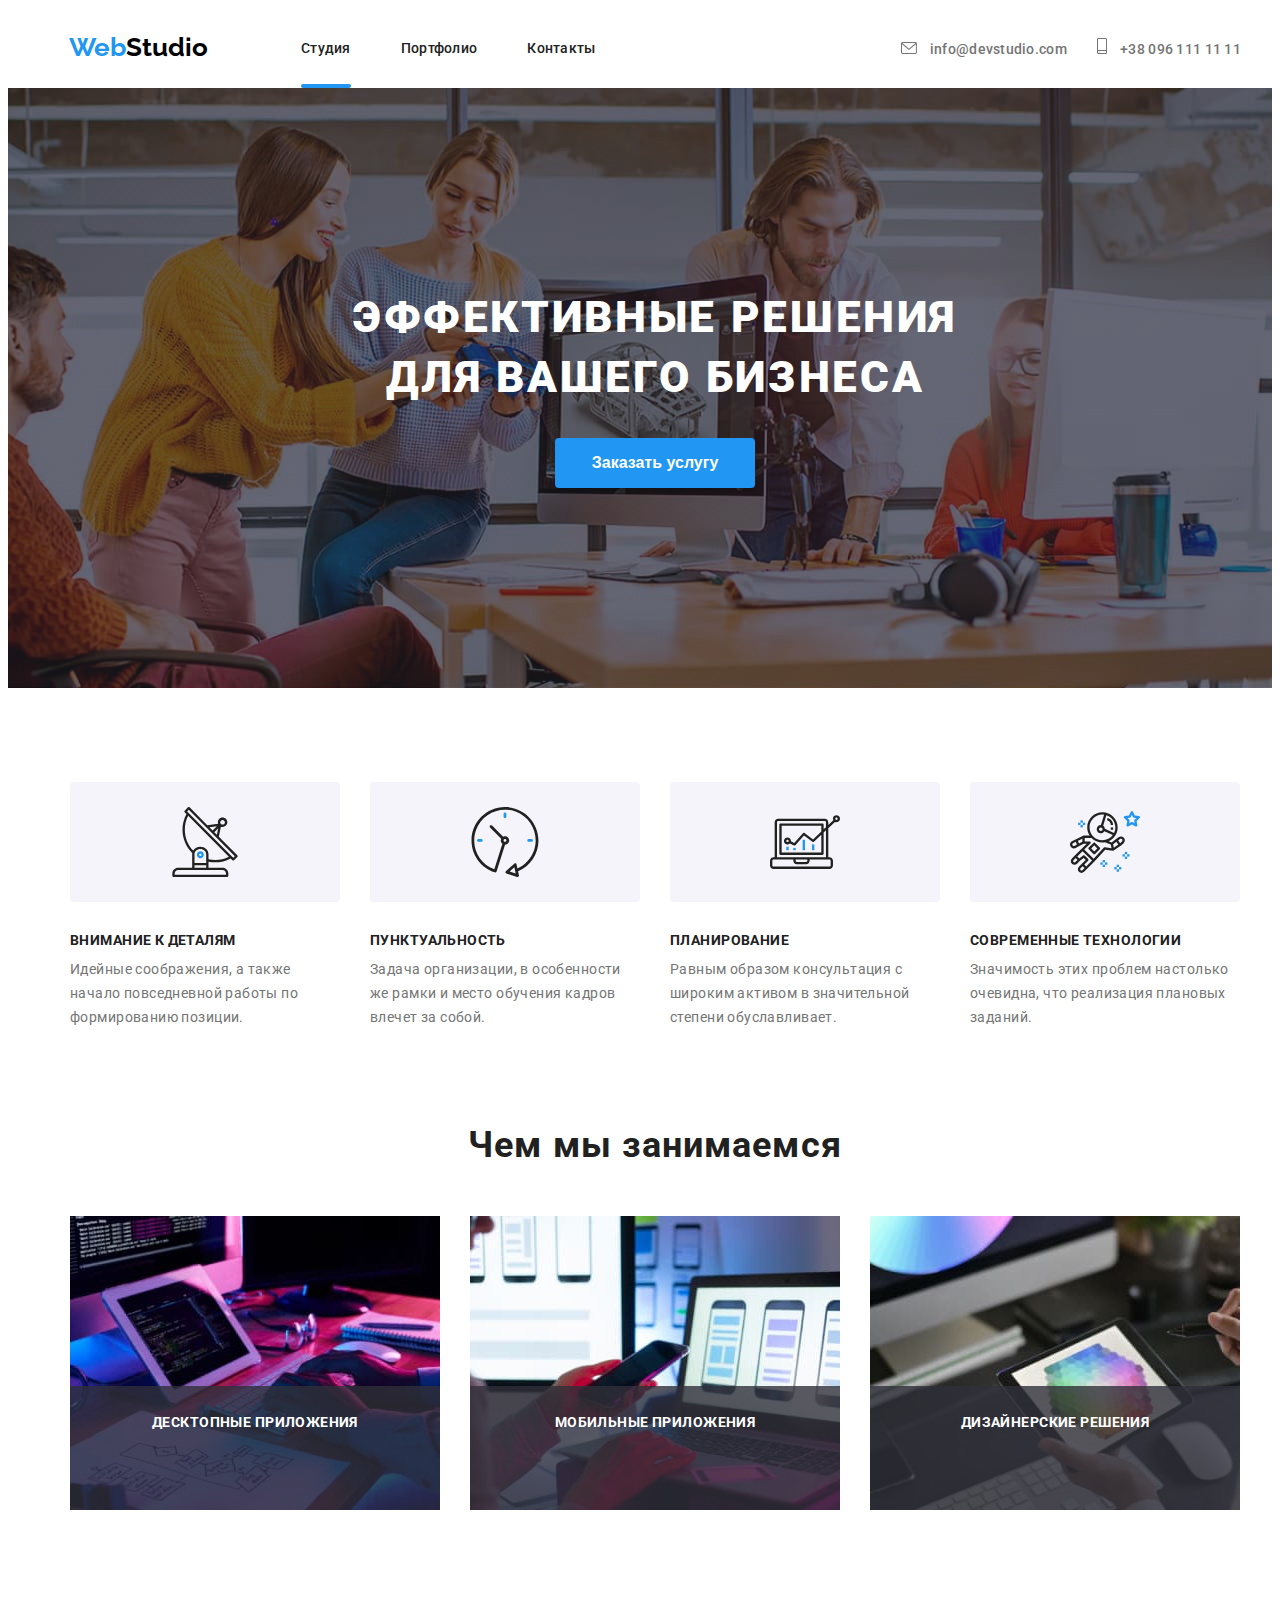
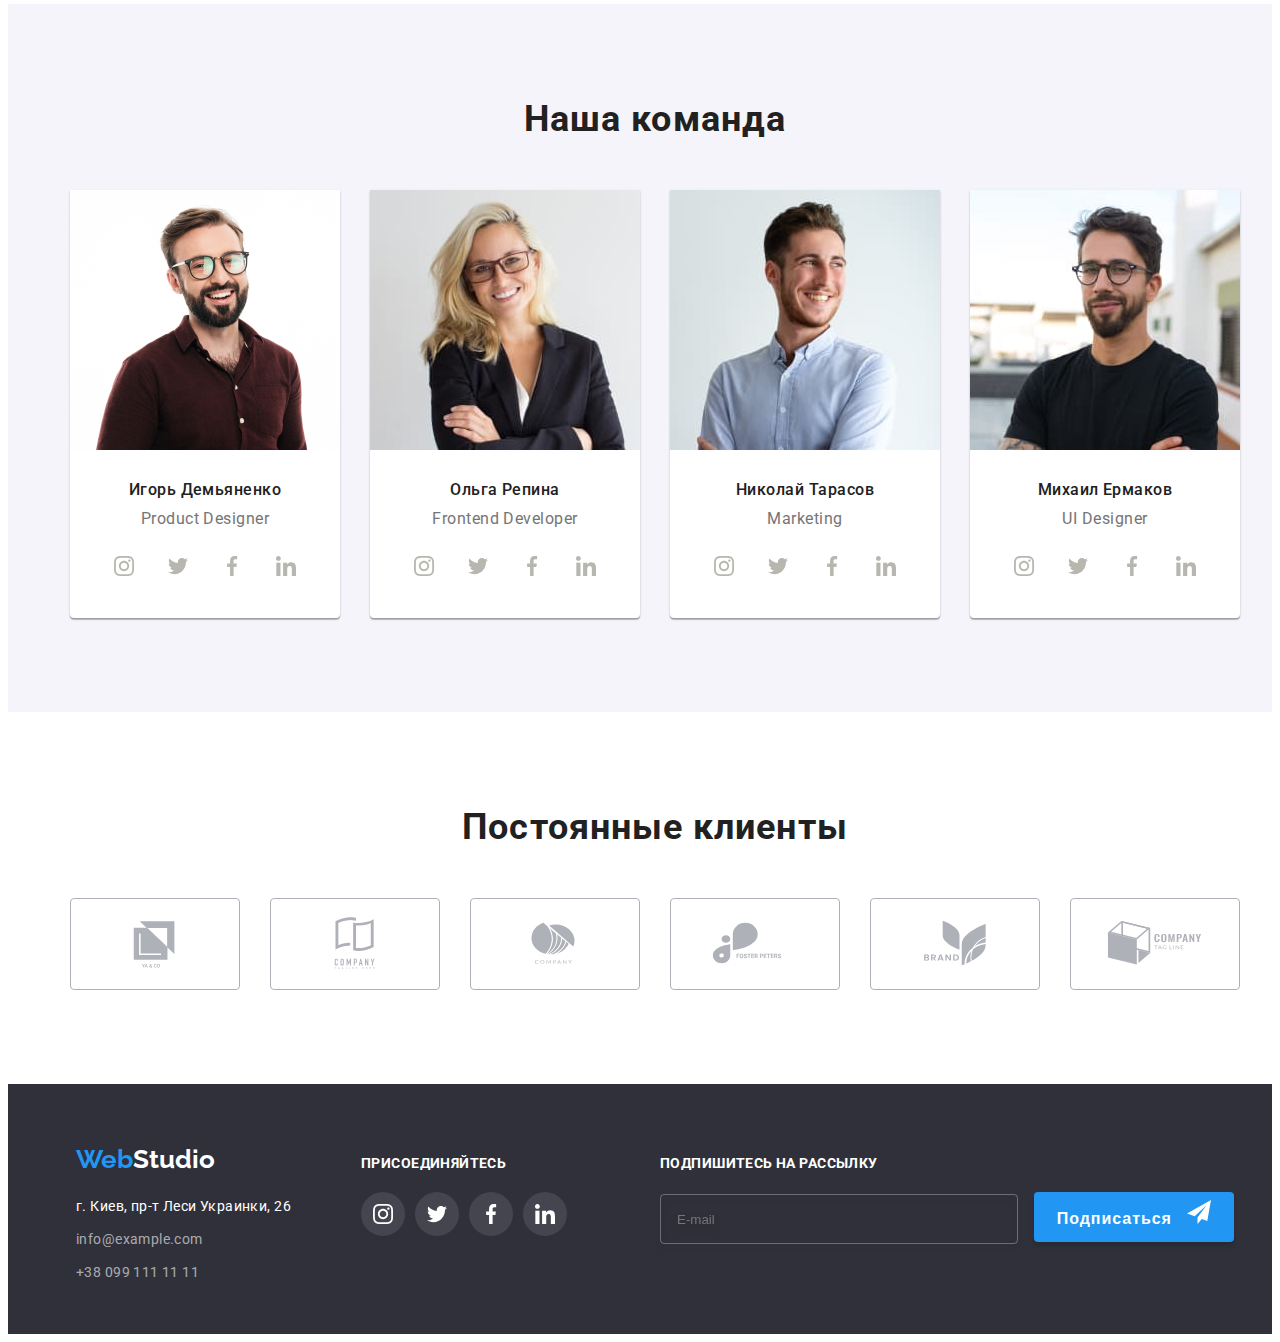
<file: index.html>
<!DOCTYPE html>
<html lang="ru">

<head>
  <meta charset="utf-8">
  <meta name="viewport" content="width=device-width, initial-scale=1.0">
  <title>Студия</title>
  <link rel="stylesheet" href="https://cdnjs.cloudflare.com/ajax/libs/modern-normalize/1.1.0/modern-normalize.min.css"
    integrity="sha512-wpPYUAdjBVSE4KJnH1VR1HeZfpl1ub8YT/NKx4PuQ5NmX2tKuGu6U/JRp5y+Y8XG2tV+wKQpNHVUX03MfMFn9Q=="
    crossorigin="anonymous" 
    referrerpolicy="no-referrer" />
  <!-- <link rel="stylesheet" href="./style/style.css"> -->
  <link rel="stylesheet" href="./css/main.css">
  
  <link rel="preconnect" href="https://fonts.googleapis.com">
  <link rel="preconnect" href="https://fonts.gstatic.com" crossorigin>
  <link href="https://fonts.googleapis.com/css2?family=Raleway:wght@400;700&family=Roboto:wght@400;500;700;900&display=swap"
        rel="stylesheet">
<style>
   li{
    list-style-type:none;
   }
   ul{
    padding-left: 0;
   }
  
   
</style>
</head>

<body> 
  
  <header>
      <div class="container container__header">   
        <nav class="header__navigation ">
          <a href class="logo__web">Web<span class="logo__studio-header">Studio</span></a>
        
          <ul class="nav  nav--color">
            <li class="nav__item  nav__item--left">              
              <a class="nav__link--color-black nav__link nav__link--active" href="">Студия</a>
            </li>
            <li class="nav__item  nav__item--left">
              <a class="nav__link--color-black nav__link--active" href="./portfolio.html">Портфолио</a>
            </li>
            <li class="nav__item  nav__item--left">
              <a class="nav__link--color-black" href="">Контакты</a>
            </li>
          </ul>
        </nav>
          <div class="container__connect">
            <ul class="nav nav__connect--left">
              <li class="nav__item-email">
                <a class="nav_link nav__link--color-grey" href ="mailto:info@devstudio.com">
                    <svg class="header__icon-email">
                      <use href="images/icons.svg#icon-envelope" width="16" , width="16">
                      </use>
                    </svg>
                    info@devstudio.com</a>
              </li>
               
              <li class="nav__item-tel ">
                  <a class="nav__link nav__link--color-grey" href="tel:+380961111111">
                    <svg class="header__icon-tel ">
                      <use href="images/icons.svg#icon-smartphone" width="10", width="16">
                      </use>
                    </svg>
                    +38 096 111 11 11</a>
              </li>
            </ul>
          </div>
         
          <button type="button" class="open__menu--mob">
            <svg class="icon__menu--mob" width="24" height="16">
              <use href="./images/icons.svg#icon-menu_24px"></use>
            </svg>
          </button>
          </div> 
            <div class="mob__menu is-hidden">
              <div class="container">
                <div class="mob__menu--top"> 
                  <button type="button" class="close__menu--mob">
                      <svg class="icon__menu--mob" width="40" height="40">
                        <use href="./images/icons.svg#icon-close-black"></use>
                      </svg>
                  </button>
                      <ul class="mob__nav">
                          <li class="mob__item  ">
                            <a class="mob__link" href="">Студия</a>
                          </li>
                          <li class="mob__item  ">
                            <a class="mob__link" href="./portfolio.html">Портфолио</a>
                          </li>
                          <li class="mob__item  ">
                            <a class="mob__link" href="">Контакты</a>
                          </li>
                      </ul>
                 </div>
                <div class="mob__menu--bottom">
                        <div class="mob__contacst">
                          <ul>
                            <li class="mob__item--contact">  <a class="mob__nav--link-tel " href="tel:+380961111111">+38 096 111 11 11</a></li>
                              <li class="mob__item--contact">  <a class="mob__nav--link-mail " href="info@devstudio.com">info@devstudio.com</a></li>
                          </ul>
                        </div>
                              <div class="mob__social">
                                    <ul class="mob__social--list">
                                          <li class=""> <a href class="mob__social--link ">Instagram</a></li>
                                          <li class="line__menu--mob"> <a href class="mob__social--link">Twitter</a></li>
                                          <li class="line__menu--mob"> <a href class="mob__social--link">Facebook</a></li>
                                          <li class="line__menu--mob"> <a href class="mob__social--link">LinkedIn</a></li>

                                    </ul>
                              
                             
                              </div>
      
                </div>
          </div>
          </div>
        
  </header>
  <main> 
    <section class="hero__section">
      
        <div class="container  hero__container">
          <h1 class="hero__title">Эффективные решения<br>
            для вашего бизнеса</h1>
          <button class="button" type="button" data-modal-open>
            Заказать услугу</button>
        </div>
      
    </section>

    <section class="qualities__section">
        <div class="container"> 
          
              <ul class="qualities__nav">
                
                  <li class="qualities__item">
                      <div class="qualities__overlay">
                        <svg class="qualities__icon">
                          <use href="./images/icons.svg#icon-antenna-1">

                          </use>
                        </svg>
                      </div>
                        <h3 class="qualities__title"> Внимание к деталям</h3>
                        <p class="qualities__description">Идейные соображения, а также  начало повседневной работы по формированию позиции.</p>
                      
                 </li>
                
                <li class="qualities__item">
                    <div class="qualities__overlay">
                      <svg class="qualities__icon">
                        <use href="./images/icons.svg#icon-clock">
                        </use>
                      </svg>
                    </div>
                    <h3 class="qualities__title">Пунктуальность</h3>
                    <p class="qualities__description">Задача организации, в особенности же рамки и место обучения кадров влечет за собой.</p></li>
                  
                <li class="qualities__item">
                    <div class="qualities__overlay">
                      <svg class="qualities__icon">
                        <use href="./images/icons.svg#icon-diagram">

                        </use>
                      </svg>
                    </div>
                    <h3 class="qualities__title">Планирование</h3>
                    <p class="qualities__description">Равным образом консультация с широким активом в значительной степени обуславливает.</p></li>
                 
                <li class="qualities__item">
                    <div class="qualities__overlay">
                      <svg class="qualities__icon">
                        <use href="./images/icons.svg#icon-astronaut">

                        </use>
                      </svg>
                    </div>
                    <h3 class="qualities__title">Современные технологии</h3> 
                    <p class="qualities__description">Значимость этих проблем настолько очевидна, что реализация плановых заданий.</p></li>
                  
                  </ul>  
          
        </div>
    </section>

    <section class="work__section work">

      <div class="container work__container">
          <h2 class="title">Чем мы занимаемся</h2>
            <ul class="work__nav">
              <li class="work__item">
                <img src="./images/box-1.jpg" 
                alt="планшет и клавиатура"
                width="370"
                height="294">
                <p class="work__text work__text--color">ДЕСКТОПНЫЕ ПРИЛОЖЕНИЯ</p>
              </li>
              
              <li class="work__item">
                <img src="./images/box-2.jpg" 
                alt="телефон и ноутбук"
                width="370"
                height="294">
                <p class="work__text work__text--color">МОБИЛЬНЫЕ ПРИЛОЖЕНИЯ</p>
              </li>
              
              <li class="work__item">
                <img src="./images/box-3.jpg" 
                alt="планшет"
                width="370"
                height="294">
              <p class="work__text work__text--color">ДИЗАЙНЕРСКИЕ РЕШЕНИЯ</p> 
              </li>
            
            </ul>
       </div>
    </section>

     <section class="comand__section">
        <div class="container comand__container">
          <h2 class="title">Наша команда</h2>
            <ul class="comand__nav">
              <li class="comand__item">
                <picture>
                    <source 
                    srcset="./images/Igor-Demyanenko.jpg 1x, 
                            ./images/Igor-Demyanenko-2x.jpg  2x
                    "
                    media="(min-width: 1200px)"
                    >
                    <source 
                    srcset="./images/Igor-Demyanenko-tab.jpg 1x, 
                            ./images/Igor-Demyanenko-tab-2x.jpg  2x
                    " 
                    media="(min-width: 768px)"
                    >
                    <source 
                    srcset="./images/Igor-Demyanenko-mob.jpg 1x, 
                            ./images/Igor-Demyanenko-mob-2x.jpg  2x
                    " 
                    media="(min-width: 480px)"
                    >
                    <img src="./images/Igor-Demyanenko.jpg" 
                    alt="Игорь Демьяненко"
                    />
                </picture>
      
                  <div class="comand__overlay">
                    <h3 class="comand__name">Игорь Демьяненко</h3>
                    <p lang="en" class="comand__profession">Product Designer</p>
                    <ul class="social__nav">
                      <li class="social__item">
                        <a href="" class="social__link">
                          <svg class="social-comand__icon" width="20"; height="20";>
                            <use href="./images/icons.svg#icon-instagram">
                            </use>
                          </svg>
                        </a>
                      </li>
                      <li class="social__item">
                        <a href="" class="social__link">
                          <svg class="social-comand__icon" width="20" ; height="20";>
                            <use href="./images/icons.svg#icon-twitter">
                            </use>
                          </svg>
                        </a>
                      </li>
                      <li class="social__item">
                        <a href="" class="social__link">
                          <svg class="social-comand__icon" width="20" ; height="20";>
                            <use href="./images/icons.svg#icon-facebook-1">
                            </use>
                          </svg>
                        </a>
                      </li>
                      <li class="social__item">
                        <a href="" class="social__link">
                          <svg class="social-comand__icon" width="20" ; height="20" ;>
                            <use href="./images/icons.svg#icon-linkedin">
                            </use>
                          </svg>
                        </a>
                      </li>
                    </ul>
                  </div> 
            
              
              <li class="comand__item">
                <picture>
                  <source 
                  srcset="./images/Olga-Repina.jpg 1x, 
                          ./images-Olga-Repina-2x.jpg  2x
                  " 
                  media="(min-width: 1200px)">
                  <source 
                  srcset="./images/Olga-Repina-tab.jpg 1x, 
                          ./images/Olga-Repina-tab-2x.jpg  2x
                  " 
                  media="(min-width: 768px)">
                  <source 
                  srcset="./images/Olga-Repina-mob.jpg 1x, 
                          ./images/Olga-Repina-mob-2x.jpg  2x
                  " 
                  media="(min-width: 480px)"
                  >
                   <img src="./images/Olga-Repina.jpg" 
                   alt="Ольга Репина"
                   />
                  </picture>
                
                
                  <div class="comand__overlay">
                    <h3 class="comand__name">Ольга Репина</h3>
                    <p lang="en" class="comand__profession">Frontend Developer</p>
                  <ul class="social__nav">
                    <li class="social__item">
                      <a href="" class="social__link">
                        <svg class="social-comand__icon" width="20" ; height="20" ;>
                          <use href="./images/icons.svg#icon-instagram">
                          </use>
                        </svg>
                      </a>
                    </li>
                    <li class="social__item">
                      <a href="" class="social__link">
                        <svg class="social-comand__icon" width="20" ; height="20" ;>
                          <use href="./images/icons.svg#icon-twitter">
                          </use>
                        </svg>
                      </a>
                    </li>
                    <li class="social__item">
                      <a href="" class="social__link">
                        <svg class="social-comand__icon" width="20" ; height="20" ;>
                          <use href="./images/icons.svg#icon-facebook-1">
                          </use>
                        </svg>
                      </a>
                    </li>
                    <li class="social__item">
                      <a href="" class="social__link">
                        <svg class="social-comand__icon" width="20" ; height="20" ;>
                          <use href="./images/icons.svg#icon-linkedin">
                          </use>
                        </svg>
                      </a>
                    </li>
                  </ul>
                  </div>
              </li>

              <li class="comand__item">
                <picture>
                  <source 
                  srcset="./images/Nikolay-Tarasov.jpg 1x, 
                          ./images-Nikolay-Tarasov-2x.jpg  2x
                  "       media="(min-width: 1200px)">
                  <source 
                  srcset="./images/Nikolay-Tarasov-tab.jpg 1x, 
                          ./images/Nikolay-Tarasov-tab-2x.jpg  2x
                  " media="(min-width: 768px)">
                  <source 
                  srcset="./images/Nikolay-Tarasov-mob.jpg 1x, 
                          ./images/Nikolay-Tarasov-mob-2x.jpg  2x
                  " media="(min-width: 480px)">
                  <img src="./images/Nikolay-Tarasov.jpg" alt="Николай Тарасов">
                </picture>
                
                  <div class="comand__overlay">  
                    <h3 class="comand__name">Николай Тарасов</h3>
                    <p lang="en" class="comand__profession">Marketing</p>
                  <ul class="social__nav">
                    <li class="social__item">
                      <a href="" class="social__link">
                        <svg class="social-comand__icon" width="20" ; height="20" ;>
                          <use href="./images/icons.svg#icon-instagram">
                          </use>
                        </svg>
                      </a>
                    </li>
                                      <li class="social__item">
                                        <a href="" class="social__link">
                                          <svg class="social-comand__icon" width="20" ; height="20" ;>
                                            <use href="./images/icons.svg#icon-twitter">
                                            </use>
                                          </svg>
                                        </a>
                                      </li>
                                      <li class="social__item">
                                        <a href="" class="social__link">
                                          <svg class="social-comand__icon" width="20" ; height="20" ;>
                                            <use href="./images/icons.svg#icon-facebook-1">
                                            </use>
                                          </svg>
                                        </a>
                                      </li>
                                      <li class="social__item">
                                        <a href="" class="social__link">
                                          <svg class="social-comand__icon" width="20" ; height="20" ;>
                                            <use href="./images/icons.svg#icon-linkedin">
                                            </use>
                                          </svg>
                                        </a>
                                      </li>
                                      </ul>
                                      </div>
                                      </li>
                                      
                                      <li class="comand__item">
                                        <picture>
                                          <source srcset="./images/Mihail-Yermakov.jpg 1x, 
                                                                  ./images-Mihail-Yermakov-2x.jpg  2x
                                                          " media="(min-width: 1200px)">
                                          <source srcset="./images/Mihail-Yermakov-tab.jpg 1x, 
                                                                  ./images/Mihail-Yermakov-tab-2x.jpg 2x
                                                          " media="(min-width: 768px)">
                                          <source srcset="./images/Mihail-Yermakov-mob.jpg 1x, 
                                                                  ./images/Mihail-Yermakov-mob-2x.jpg 2x
                                                          " media="(min-width: 480px)">
                                          <img src="./images/Mihail-Yermakov.jpg" alt="Михаил Ермаков">
                                        </picture>
                                        
                                        <div class="comand__overlay ">
                                          <h3 class="comand__name">Михаил Ермаков</h3>
                                          <p lang="en" class="comand__profession"> UI Designer</p>
                                          <ul class="social__nav">
                                            <li class="social__item ">
                                              <a href="" class="social__link">
                                                <svg class="social-comand__icon" width="20" ; height="20" ;>
                                                  <use href="./images/icons.svg#icon-instagram">
                                                  </use>
                                                </svg>
                                              </a>
                                            </li>
                                            <li class="social__item ">
                                              <a href="" class="social__link">
                                                <svg class="social-comand__icon" width="20" ; height="20" ;>
                                                  <use href="./images/icons.svg#icon-twitter">
                                                  </use>
                                                </svg>
                                              </a>
                                            </li>
                                            <li class="social__item">
                                              <a href="" class="social__link">
                                                <svg class="social-comand__icon" width="20" ; height="20" ;>
                                                  <use href="./images/icons.svg#icon-facebook-1">
                                                  </use>
                                                </svg>
                                              </a>
                                            </li>
                                            <li class="social__item">
                                              <a href="" class="social__link">
                                                <svg class="social-comand__icon" width="20" ; height="20" ;>
                                                  <use href="./images/icons.svg#icon-linkedin">
                                                  </use>
                                                </svg>
                                              </a>
                                            </li>
                                          </ul>
                                        </div>
                                      </li>
                                      </ul>
                                      
                                      
                                      </div>
                                      </section>
                                      
                                      <section class="customers__section">
                                        <div class="container customers__container ">
                                          <h2 class="title">Постоянные клиенты</h2>
                                          <ul class="customers__nav">
                                            <li class="customers__item">
                                              <a href="" class="customers__link">
                                      
                                                <svg class="customers__icon" height="60" ; width="106" ;>
                                                  <use href="./images/icons.svg#icon-logo-ya-co">
                                                </svg>
                                                </svg>
                                              </a>
                                      
                                            </li>
                                            <li class="customers__item">
                                              <a href="" class="customers__link">
                                                <svg class="customers__icon" height="60" ; width="106" ;>
                                                  <use href="./images/icons.svg#icon-Logo-comp-tagl-here">
                                      
                                                </svg>
                                              </a>
                                      
                                            </li>
            
            </li>
            <li class="customers__item">
              <a href="" class="customers__link">
            
                <svg class="customers__icon" height="60" ; width="106" ;>
                  <use href="./images/icons.svg#icon-Logo-company">
                </svg>
              </a>
            
            </li>
            <li class="customers__item">
              <a href="" class="customers__link">
            
                <svg class="customers__icon" height="60" ; width="106" ;>
                  <use href="./images/icons.svg#icon-Logo-foster">
                
                </svg>
              </a>
            
            </li>
            <li class="customers__item">
              <a href="" class="customers__link">
            
                <svg class="customers__icon" height="60"; width="106";>
                  <use href="./images/icons.svg#icon-Logo-brand">
                
                </svg>
              </a>
            
            </li>
            <li class="customers__item">
              <a href="" class="customers__link">
            
                <svg class="customers__icon" height="60"; width="106";>
                  <use href="./images/icons.svg#icon-Logo-tag-line">
                
                </svg>
              </a>           
            </li>            
          </ul>
        </div>

      </section>

  </main>

  <footer class="footer__section">
  
  
      <div class="container footer__container">
        <div class="container-logo__adress">
            <a href class="logo__web--footer">Web<span class="logo__studio--footer">Studio</span></a>
            <address>
                 
                             
                    <ul class="contacts__nav">
                      
                        <li class="contacts__item--map"><a class="contacts__link" href="https://goo.gl/maps/7KZhAU5cMd4HBXm68"
                          target="_blank"
                          rel="noopener noreferrer">
                          <span class="color__white contacts__element"> г. Киев, пр-т Леси Украинки, 26 </span></a></li>
                        <li class="contacts__item--mail"><a class="contacts__link contacts__element" href="mailto:info@example.com">info@example.com</a></li>
                        <li class="contacts__item--tel"><a class="contacts__link contacts__element" href="tel:+380991111111">+38 099 111 11 11</a></li>
                      
                             
                    </ul>
                    
                  
        </div>
                <div class="social__container">
                   <h3 class="footer__title">Присоединяйтесь</h3>
                          
                      <ul class="social__nav">
                        <li class="social__item">
                          <a href class="social__link">
                                <svg class="social__icon">
                                  <use href="./images/icons.svg#icon-instagram"></use>
                                </svg>
                          </a>
                        </li>
                        <li class="social__item">
                          <a href class="social__link">
                            <svg class="social__icon">
                              <use href="./images/icons.svg#icon-twitter"></use>
                            </svg>
                          </a>
                        </li>
                        <li class="social__item">
                          <a href class="social__link">
                            <svg class="social__icon">
                              <use href="./images/icons.svg#icon-facebook-1"></use>
                            </svg>
                          </a>
                        </li>
                        <li class="social__item">
                          <a href class="social__link">
                            <svg class="social__icon">
                              <use href="./images/icons.svg#icon-linkedin"></use>
                            </svg>
                          </a>
                        </li>
                      </ul>
              
                </div>
                        <div class="input__container">
                          <h3 class="footer__title input__title">Подпишитесь на рассылку</h3>
                          <label for="text" class="input-form__text"></label>
                        
                          <div class="input-form__container">
                              <input type="email" 
                              id="email" 
                              name="user-email" 
                              class="input__line" 
                              placeholder="E-mail" />
                              
                              <button type="submit" class="input__button">
                                Подписаться
                                <svg class="send__icon">
                                  <use href="./images/icons.svg#icon-send"></use>
                                </svg>
                              </button>
                              </div>
                        </div>
        </address>

      </footer>
  <div class="backdrop is-hidden" data-modal>
    <div class="modal">
      <button type="button" class="modal__close"data-modal-close>
        <svg class="modal-close__icon" width="18" height="18">
          <use href="./images/icons.svg#icon-close-black"></use>
        </svg>
      </button>
      <p class="modal__title">
        Оставьте свои данные, мы Вам перезвоним
      </p>
     
      <form action="#" class="modal__form">
        <div class="modal-field">
            <label for="text" class="input-form__text">Имя</label>
              
            <div class="input-wap">
              <input type="text"
               id="text"
               name="user-name" 
               class="modal-form__input"
               required="required"
               minlength="2"
               placeholder=""
               />
               <svg class="input__icon" width="18" height="18">
                <use href="./images/icons.svg#icon-person-black"></use>
               </svg>
            </div>
         </div>
      <div class="modal-field">
         <label for="tel" class="input-form__text">Телефон</label>
            <div class="input-wap">
              <input type="tel" 
              id="tel"
              name="user-tel" 
              class="modal-form__input"
              required="required"
              placeholder=""
              title="+38 (099) 999-99-99"
              pattern=""
              />
              <svg class="input__icon" width="18" height="18">
                <use href="./images/icons.svg#icon-phone-black"></use>
              </svg>
            </div>  
      </div>
      <div class="modal-field">
          <label for="email" class="input-form__text">Почта</label>
          <div class="input-wap">
            <input type="email" 
            id="email"
            name="user-email" 
            class="modal-form__input"
            required="required"
            placeholder="" 
            >
            <svg class="input__icon" width="18" height="18">
              <use href="./images/icons.svg#icon-email-black "></use>
            </svg>
          </div>  
      </div>                                        
          </label>
          <div class="modal-field">
            <label for="comment" class="input-form__text"
                >Комментарии</label>
              <textarea 
                  id="comment"
                  name="comment" 
                  class="modal-form__text "   
                  placeholder="Введите текст"
          
              ></textarea>
          </div>
        <div class="checkbox">
          <input type="checkbox"
                  name="policy"
                  id="policy"
                  class="modal-check visually-hidden"
          > 
          <label for="policy" class="checkbox__text">
              <span class="check__item">
                    <svg class="check__icon" width="11" height="8">
                      <use href="./images/icons.svg#icon-vector"
                      ></use>
                    </svg>
              </span>
              Соглашаюсь с рассылкой и принимаю <a href="" class="checkbox__link">
                Условия договора</a> 
          </label> 
        </div>
        
          <button type="submit" class="modal__button">Отправить</button>
        
      </form>
    </div>

  </div>
  <script src="./js/modal.js"></script>
  <script src="./js/menu.js"></script>

</body>

</html>
</file>
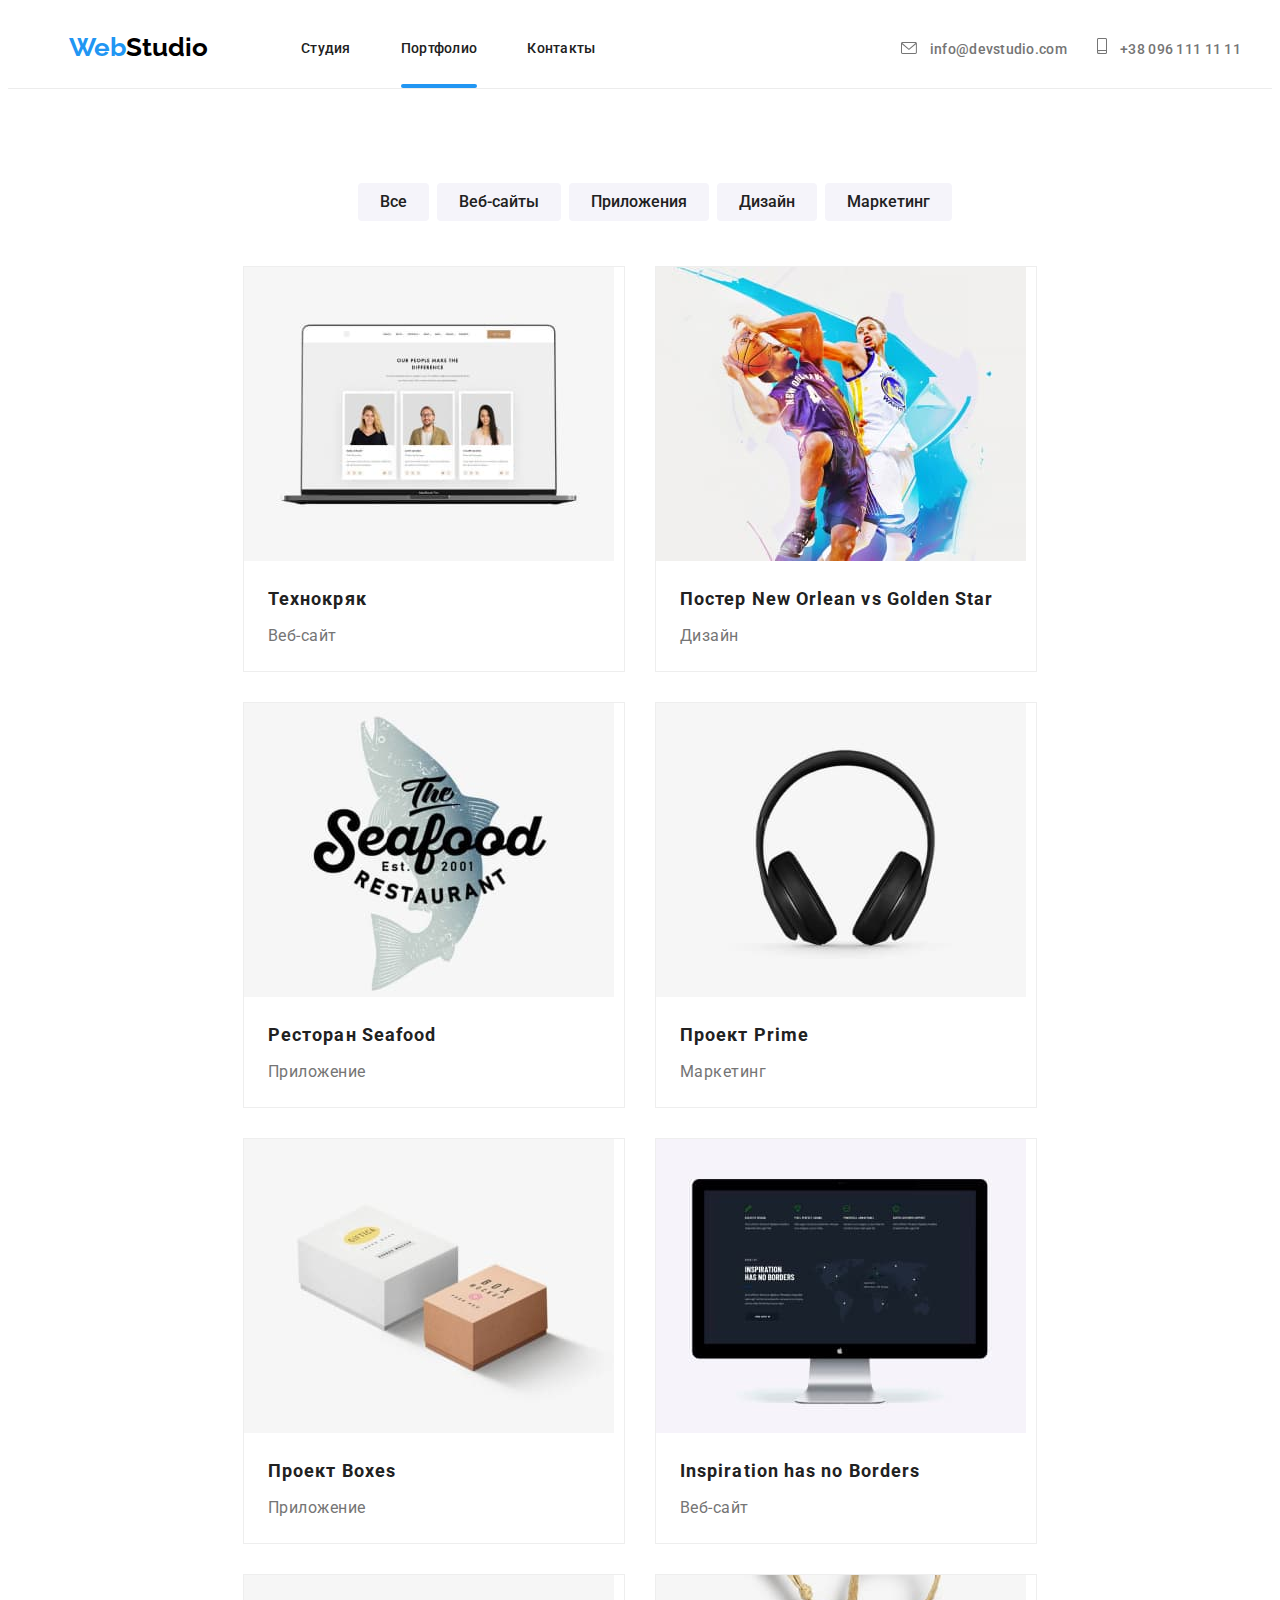
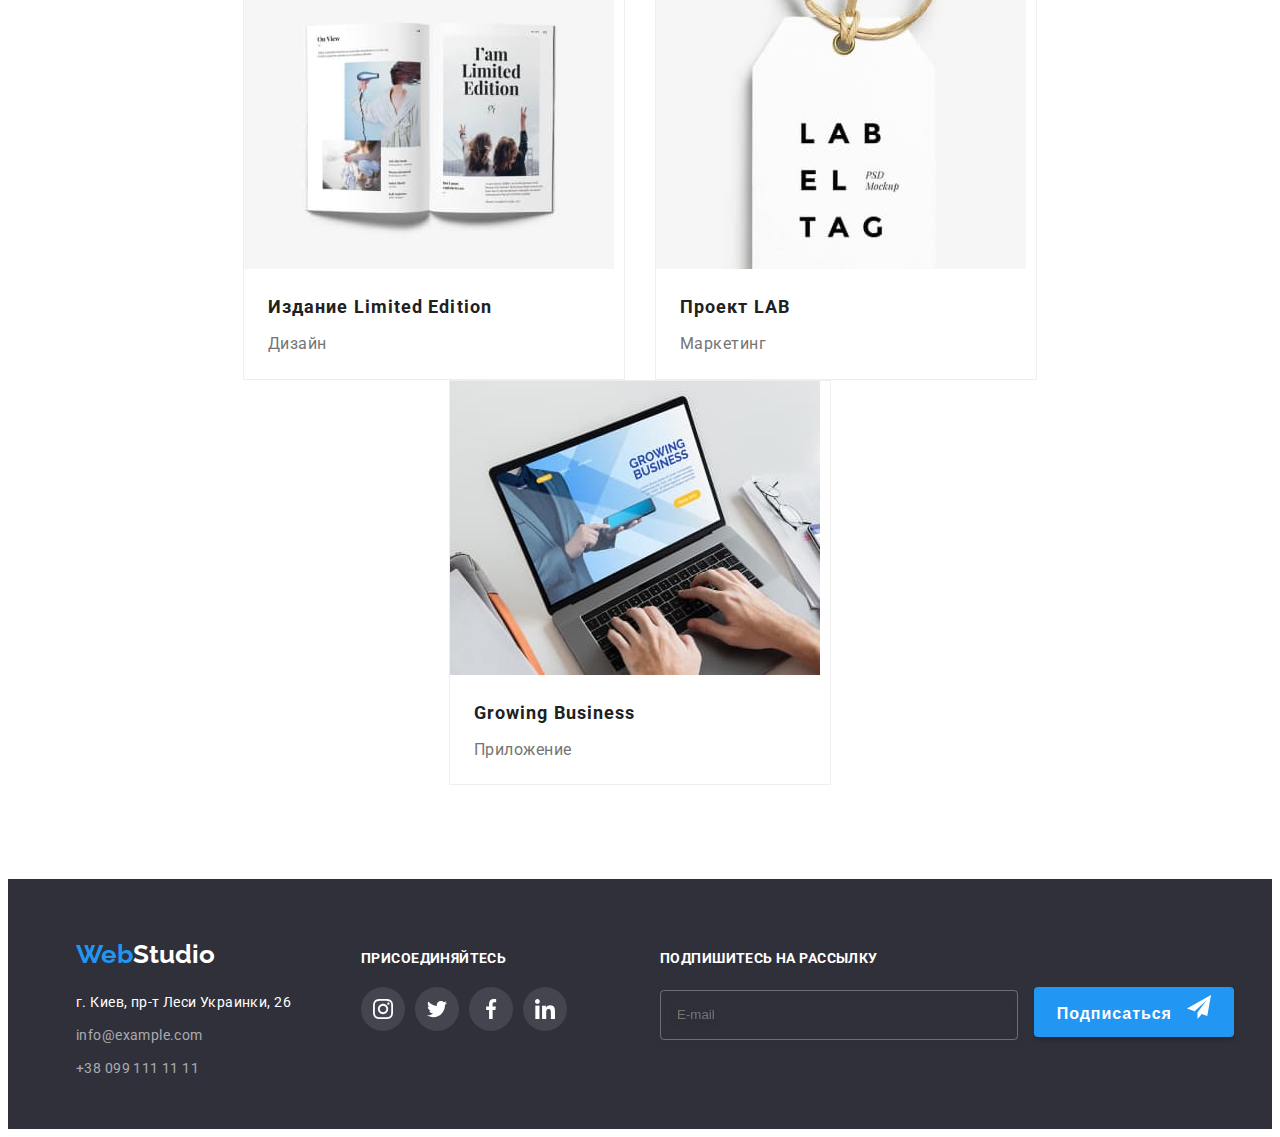
<file: portfolio.html>
<!DOCTYPE html>
<html lang="ru">
   <head>
      <meta charset="utf-8">
      <meta name="viewport" content="width=device-width, initial-scale=1.0">
      <title>Портфолио</title>
      <link rel="stylesheet" 
        href="https://cdnjs.cloudflare.com/ajax/libs/modern-normalize/1.1.0/modern-normalize.min.css"
        integrity="sha512-wpPYUAdjBVSE4KJnH1VR1HeZfpl1ub8YT/NKx4PuQ5NmX2tKuGu6U/JRp5y+Y8XG2tV+wKQpNHVUX03MfMFn9Q=="
        crossorigin="anonymous" 
        referrerpolicy="no-referrer"/>
        <link rel="stylesheet" href="./css/main.css">
      <!-- <link rel="stylesheet" href="./style/style.css"> -->
      <link rel="preconnect" href="https://fonts.googleapis.com">
      <link rel="preconnect" href="https://fonts.gstatic.com" crossorigin>
      <link href="https://fonts.googleapis.com/css2?family=Raleway:wght@400;700&family=Roboto:wght@400;500;700;900&display=swap"
         rel="stylesheet">
   <style>
     
      li{
       list-style-type:none;
       }
      ul{
       padding-left: 0;
       }
     
   </style>
 
   </head>
<header class="line">
      <body>
         <div class="container container__header">   
        <nav class="header__navigation ">
          <a href class="logo__web">Web<span class="logo__studio-header">Studio</span></a>
        
          <ul class="nav  nav--color">
            <li class="nav__item  nav__item--left">              
              <a class="nav__link--color-black nav__link--active" href="./index.html">Студия</a>
            </li>
            <li class="nav__item  nav__item--left">
              <a class="nav__link--color-black nav__link--active nav__link" href="">Портфолио</a>
            </li>
            <li class="nav__item  nav__item--left">
              <a class="nav__link--color-black" href="">Контакты</a>
            </li>
          </ul>
        </nav>
          <div class="container__connect">
            <ul class="nav nav__connect--left">
              <li class="nav__item-email">
                <a class="nav_link nav__link--color-grey" href ="mailto:info@devstudio.com">
                    <svg class="header__icon-email">
                      <use href="images/icons.svg#icon-envelope" width="16" , width="16">
                      </use>
                    </svg>
                    info@devstudio.com</a>
              </li>
               
              <li class="nav__item-tel ">
                  <a class="nav__link nav__link--color-grey" href="tel:+380961111111">
                    <svg class="header__icon-tel ">
                      <use href="images/icons.svg#icon-smartphone" width="10", width="16">
                      </use>
                    </svg>
                    +38 096 111 11 11</a>
              </li>
            </ul>
          </div>
              <button type="button" class="open__menu--mob">
                <svg class="icon__menu--mob" width="24" height="16">
                  <use href="./images/icons.svg#icon-menu_24px"></use>
                </svg>
              </button>
              </div>
              <div class="mob__menu is-hidden">
                <div class="container">
                  <div class="mob__menu--top">
                    <button type="button" class="close__menu--mob">
                      <svg class="icon__menu--mob" width="40" height="40">
                        <use href="./images/icons.svg#icon-close-black"></use>
                      </svg>
                    </button>
                    <ul class="mob__nav">
                      <li class="mob__item  ">
                        <a class="mob__link" href="./index.html">Студия</a>
                      </li>
                      <li class="mob__item  ">
                        <a class="mob__link " href="./portfolio.html">Портфолио</a>
                      </li>
                      <li class="mob__item  ">
                        <a class="mob__link" href="">Контакты</a>
                      </li>
                    </ul>
                  </div>
                  <div class="mob__menu--bottom">
                    <div class="mob__contacst">
                      <ul>
                        <li class="mob__item--contact"> <a class="mob__nav--link-tel " href="tel:+380961111111">+38 096 111 11 11</a>
                        </li>
                        <li class="mob__item--contact"> <a class="mob__nav--link-mail "
                            href="info@devstudio.com">info@devstudio.com</a></li>
                      </ul>
                    </div>
                    <div class="mob__social">
                      <ul class="mob__social--list">
                        <li class=""> <a href class="mob__social--link ">Instagram</a></li>
                        <li class="line__menu--mob"> <a href class="mob__social--link">Twitter</a></li>
                        <li class="line__menu--mob"> <a href class="mob__social--link">Facebook</a></li>
                        <li class="line__menu--mob"> <a href class="mob__social--link">LinkedIn</a></li>
              
                      </ul>
              
              
                    </div>
              
                  </div>
                </div>
              </div>
              
              </header>
              <main>
         </header>
                
            <section class="portfolio-section">

              <div class="container button-container ">
                  
                <ul class="btn-color button-container button-items" >
                  <li class="size-button"><button class="blue-btn pointer">Все</button>
                  </li>
                  <li class="size-button"><button class=" blue-btn pointer">Веб-сайты</button>
                  </li>
                  <li class="size-button"><button class="blue-btn pointer">Приложения</button>
                  </li>
                  <li class="size-button"><button class="blue-btn pointer">Дизайн</button>
                  </li>
                  <li class="size-button"><button class="blue-btn pointer">Маркетинг</button>
                  </li>
                </ul>

              </div>
              
              <div class="container portfolo-img">
                  <ul class="list-img">
                    <li class="img-items"> 
                      <a class="img-items-links" href="">
                        <div class="overlay">
                          <picture>
                            <source srcset="./images/tehnokryack.jpg 1x, 
                                                      ./images/tehnokryack-2x.jpg  2x
                                              " media="(min-width: 1200px)">
                            <source srcset="./images/tehnokryack-tab.jpg 1x, 
                                                      ./images/tehnokryack-tab-2x.jpg  2x
                                              " media="(min-width: 768px)">
                            <source srcset="./images/tehnokryack-mob.jpg 1x, 
                                                      ./images/tehnokryack-mob-2x.jpg  2x
                                              " media="(min-width: 480px)">
                            <img src="./images/tehnokryack.jpg" alt="Технокряк">
                          </picture>
                          
                          
                          <p class="portfolo-text">Технокряк это современная площадка распространения коронавируса. Компании используют эту платформу для цифрового
                          шпионажа и атак на защищённые сервера конкурентов.</p>
                        </div>
                          <div class="paddings-texts padding-img">
                              <h3 class="titel-text-third distanse-title ">Технокряк</h3>
                              <p class="content-text distance-content-text">Веб-сайт</p>
                              
                          </div>
                      </a>
                    </li>
                    
                    <li class="img-items">
                      <a class="" href="">
                          <div class="overlay">
                            <picture>
                              <source srcset="./images/poster.jpg 1x, 
                                                                                  ./images/poster-2x.jpg  2x
                                                                          " media="(min-width: 1200px)">
                              <source srcset="./images/poster-tab.jpg 1x, 
                                                                                  ./images/poster-tab-2x.jpg  2x
                                                                          " media="(min-width: 768px)">
                              <source srcset="./images/poster-mob.jpg 1x, 
                                                                                  ./images/poster-mob-2x.jpg  2x
                                                                          " media="(min-width: 480px)">
                              <img src="./images/poster.jpg" alt="Постер New Orlean vs Golden Star">
                            </picture>
                              
                              
                              <p class="portfolo-text">Технокряк это современная площадка распространения коронавируса. Компании используют эту
                                платформу для цифрового
                                шпионажа и атак на защищённые сервера конкурентов.</p>
                          </div>
                          <div class="paddings-texts border padding-img">
                              <h3 class="titel-text-third distanse-title size-text">Постер New Orlean vs Golden Star</h3>
                              <p class="content-text distance-content-text">Дизайн</p>
                          </div>
                      </a>
                    </li>

                    <li class="img-items">
                      <a class="" href="">
                        <div class="overlay">
                          <picture>
                            <source srcset="./images/seafood-restaurant.jpg 1x, 
                                                                                                            ./images/seafood-restaurant-2x.jpg  2x
                                                                                                    " media="(min-width: 1200px)">
                            <source srcset="./images/seafood-restaurant-tab.jpg 1x, 
                                                                                                            ./images/seafood-restaurant-tab-2x.jpg  2x
                                                                                                    " media="(min-width: 768px)">
                            <source srcset="./images/seafood-restaurant-mob.jpg 1x, 
                                                                                                            ./images/seafood-restaurant-mob-2x.jpg  2x
                                                                                                    " media="(min-width: 480px)">
                            <img src="./images/seafood-restaurant.jpg" alt="Ресторан Seafood">
                          </picture>
                            
                            <p class="portfolo-text">Технокряк это современная площадка распространения коронавируса. Компании используют эту
                              платформу для цифрового
                              шпионажа и атак на защищённые сервера конкурентов.</p>
                        </div>
                        <div class="paddings-texts padding-img">
                            <h3 class="titel-text-third distanse-title ">Ресторан Seafood</h3>
                            <p class="content-text distance-content-text">Приложение</p>
                        </div>
                      </a>
                    </li>

                    <li class="img-items">
                      <a class="" href="">
                          <div class="overlay">
                            <picture>
                              <source srcset="./images/prime-proect.jpg 1x, 
                                                                                                                                        ./images/prime-proect-2x.jpg  2x
                                                                                                                                "
                                media="(min-width: 1200px)">
                              <source srcset="./images/prime-proect-tab.jpg 1x, 
                                                                                                                                        ./images/prime-proect-tab-2x.jpg  2x
                                                                                                                                "
                                media="(min-width: 768px)">
                              <source srcset="./images/prime-proect-mob.jpg 1x, 
                                                                                                                                        ./images/prime-proect-mob-2x.jpg  2x
                                                                                                                                "
                                media="(min-width: 480px)">
                              <img src="./images/prime-proect.jpg" alt="Проект Prime">
                            </picture>
                            
                              <p class="portfolo-text">Технокряк это современная площадка распространения коронавируса. Компании используют эту
                                платформу для цифрового
                                шпионажа и атак на защищённые сервера конкурентов.</p>
                          </div>
                          <div class="paddings-texts padding-img">
                              <h3 class="titel-text-third distanse-title ">Проект Prime</h3>
                              <p class="content-text distance-content-text">Маркетинг</p>
                          </div>
                      </a>
                    </li>  

                    <li class="img-items">
                      <a class="" href="">
                          <div class="overlay">
                            <picture>
                              <source
                                srcset="./images/proect-boxes.jpg 1x, 
                                                                                                                                                                    ./images/proect-boxes-2x.jpg  2x
                                                                                                                                                            "
                                media="(min-width: 1200px)">
                              <source
                                srcset="./images/proect-boxes-tab.jpg 1x, 
                                                                                                                                                                    ./images/proect-boxes-tab-2x.jpg  2x
                                                                                                                                                            "
                                media="(min-width: 768px)">
                              <source
                                srcset="./images/proect-boxes-mob.jpg 1x, 
                                                                                                                                                                    ./images/proect-boxes-mob-2x.jpg  2x
                                                                                                                                                            "
                                media="(min-width: 480px)">
                              <img src="./images/proect-boxes.jpg" alt="Проект Boxes">
                            </picture>
                            
                           
                            <p class="portfolo-text">Технокряк это современная площадка распространения коронавируса. Компании используют эту
                              платформу для цифрового
                              шпионажа и атак на защищённые сервера конкурентов.</p>
                          </div>
                          <div class="paddings-texts padding-img">
                                <h3 class="titel-text-third distanse-title ">Проект Boxes</h3>
                                <p class="content-text distance-content-text">Приложение</p>
                          </div>
                      </a>
                    </li>

                    <li class="img-items">
                      <a class="uuu" href="">
                          <div class="overlay">
                            <picture>
                              <source
                                srcset="./images/Inspiration-has-no-borders.jpg 1x, 
                                          ./images/Inspiration-has-no-borders-2x.jpg  2x
                                                                                           "
                                media="(min-width: 1200px)">
                              <source
                                srcset="./images/Inspiration-has-no-borders-tab.jpg 1x, 
                                                 ./images/Inspiration-has-no-borders-tab-2x.jpg  2x
                                 "
                                media="(min-width: 768px)">
                              <source
                                srcset="./images/Inspiration-has-no-borders-mob.jpg 1x, 
                                                                                             ./images/Inspiration-has-no-borders-mob-2x.jpg  2x
                                        "
                                media="(min-width: 480px)">
                              <img src="./images/Inspiration-has-no-borders.jpg" alt="Inspiration has no Borders">
                            </picture>
                              
                              
                              <p class="portfolo-text">Технокряк это современная площадка распространения коронавируса. Компании используют эту
                                платформу для цифрового
                                шпионажа и атак на защищённые сервера конкурентов.</p>
                          </div>
                          <div class="paddings-texts padding-img">
                              <h3 class="titel-text-third distanse-title ">Inspiration has no Borders</h3>
                              <p class="content-text distance-content-text">Веб-сайт</p>
                          </div>
                      </a>
                    </li>

                    <li class="img-items">
                      <a class="" href="">
                            <div class="overlay">
                              <picture>
                                <source srcset="./images/limited-edition.jpg 1x, 
                                                                        ./images/limited-edition-2x.jpg  2x
                                                                                                                         "
                                  media="(min-width: 1200px)">
                                <source srcset="./images/limited-edition-tab.jpg 1x, 
                                                                               ./images/limited-edition-tab-2x.jpg  2x
                                                               " media="(min-width: 768px)">
                                <source srcset="./images/limited-edition-mob.jpg 1x, 
                                                                      ./images/limited-edition-mob-2x.jpg  2x
                                                                      " media="(min-width: 480px)">
                                <img src="./images/limited-edition.jpg" alt="Издание Limited Edition">
                              </picture>
                                
                               
                                <p class="portfolo-text">Технокряк это современная площадка распространения коронавируса. Компании используют эту
                                  платформу для цифрового
                                  шпионажа и атак на защищённые сервера конкурентов.</p>
                            </div>
                            <div class="paddings-texts ">
                                <h3 class="titel-text-third distanse-title ">Издание Limited Edition</h3>
                                <p class="content-text distance-content-text">Дизайн</p>
                            </div>
                      </a>
                    
                    </li>

                    <li class="img-items">
                        <a class="" href="">
                          <div class="overlay">
                            <picture>
                              <source
                                srcset="./images/proect-lab.jpg 1x, 
                                                                                                    ./images/proect-lab-2x.jpg  2x
                                                                                                                                                     "
                                media="(min-width: 1200px)">
                              <source srcset="./images/proect-lab-tab.jpg 1x, 
                                                                                                           ./images/proect-lab-tab-2x.jpg  2x
                                                                                           " media="(min-width: 768px)">
                              <source srcset="./images/proect-lab-mob.jpg 1x, 
                                                                                                  ./images/proect-lab-mob-2x.jpg  2x
                                                                                                  " media="(min-width: 480px)">
                              <img src="./images/proect-lab.jpg" alt="Проект LAB">
                            </picture>
                              
                        
                              <p class="portfolo-text">Технокряк это современная площадка распространения коронавируса. Компании используют эту
                                платформу для цифрового
                                шпионажа и атак на защищённые сервера конкурентов.</p>
                          </div>
                          <div class="paddings-texts ">
                              <h3 class="titel-text-third distanse-title ">Проект LAB</h3>
                              <p class="content-text distance-content-text">Маркетинг</p>
                          </div>
                        </a>
                      </li>
                      <li class="img-items">  
                        <a class="" href="">
                          <div class="overlay">
                            <picture>
                              <source
                                srcset="./images/Growing-Business.jpg 1x, 
                                                                                                                                ./images/Growing-Business-2x.jpg  2x
                                                                                                                                                                                 "
                                media="(min-width: 1200px)">
                              <source srcset="./images/Growing-Business-tab.jpg 1x, 
                                                                                                                                       ./images/Growing-Business-tab-2x.jpg  2x
                                                                                                                       "
                                media="(min-width: 768px)">
                              <source srcset="./images/Growing-Business-mob.jpg 1x, 
                                                                                                                              ./images/Growing-Business-mob-2x.jpg  2x
                                                                                                                              "
                                media="(min-width: 480px)">
                              <img src="./images/Growing-Business.jpg" alt="Growing Business">
                            </picture>
                              
                              
                              <p class="portfolo-text">Технокряк это современная площадка распространения коронавируса. Компании используют эту
                                платформу для цифрового
                                шпионажа и атак на защищённые сервера конкурентов.</p>
                          </div>
                          <div class="paddings-texts name-project ">
                              <h3 class="titel-text-third distanse-title ">Growing Business</h3>
                              <p class="content-text distance-content-text">Приложение</p>
                          </div>
                          </a>
                      </li>
                </ul>
             </div>
            </section>

        <footer class="footer__section">
        
        
          <div class="container footer__container">
            <div class="container-logo__adress">
              <a href class="logo__web--footer">Web<span class="logo__studio--footer">Studio</span></a>
              <address>
                
        
                <ul class="contacts__nav">
        
                  <li class="contacts__item--map"><a class="contacts__link" href="https://goo.gl/maps/7KZhAU5cMd4HBXm68"
                      target="_blank" rel="noopener noreferrer">
                      <span class="color__white contacts__element"> г. Киев, пр-т Леси Украинки, 26 </span></a></li>
                  <li class="contacts__item--mail"><a class="contacts__link contacts__element"
                      href="mailto:info@example.com">info@example.com</a></li>
                  <li class="contacts__item--tel"><a class="contacts__link contacts__element" href="tel:+380991111111">+38 099
                      111 11 11</a></li>
        
        
                </ul>
        
                
            </div>
            <div class="social__container">
              <h3 class="footer__title">Присоединяйтесь</h3>
        
              <ul class="social__nav">
                <li class="social__item">
                  <a href class="social__link">
                    <svg class="social__icon">
                      <use href="./images/icons.svg#icon-instagram"></use>
                    </svg>
                  </a>
                </li>
                <li class="social__item">
                  <a href class="social__link">
                    <svg class="social__icon">
                      <use href="./images/icons.svg#icon-twitter"></use>
                    </svg>
                  </a>
                </li>
                <li class="social__item">
                  <a href class="social__link">
                    <svg class="social__icon">
                      <use href="./images/icons.svg#icon-facebook-1"></use>
                    </svg>
                  </a>
                </li>
                <li class="social__item">
                  <a href class="social__link">
                    <svg class="social__icon">
                      <use href="./images/icons.svg#icon-linkedin"></use>
                    </svg>
                  </a>
                </li>
              </ul>
        
            </div>
            <div class="input__container">
              <h3 class="footer__title input__title">Подпишитесь на рассылку</h3>
              <label for="text" class="input-form__text"></label>
        
              <div class="input-form__container">
                <input type="email" id="email" name="user-email" class="input__line" placeholder="E-mail" />
        
                <button type="submit" class="input__button">
                  Подписаться
                  <svg class="send__icon">
                    <use href="./images/icons.svg#icon-send"></use>
                  </svg>
                </button>
              </div>
            </div>
            </address>
        
        </footer>
        <script src="./js/modal.js"></script>
        <script src="./js/menu.js"></script>
        </body>
        
        </html>
</file>
<file: style/style.css>
:root {
  --first-text-color: #ffffff;
  --second-title-color: #000000;
  --third-tex-color: #212121;
  --fourth-text-color: #757575;
  --fifeth-text-color: #2196f3;
}
a {
  text-decoration: none;
}

p,
h1,
h2,
h3,
h4,
h5,
h6 {
  margin: 0;
}

ul {
  margin: 0;
  padding: 0;
}

img {
  display: block;
  max-width: 100%;
}

.container {
  width: 1200px;
  padding-left: 15px;
  padding-right: 15px;
  margin: 0 auto;
  margin-left: auto;
  margin-right: auto;
}

button {
  cursor: auto;
}

body {
  font-family: "Roboto", sans-serif;
  color: var(--third-tex-color);
  width: 1600 px;
}
.pointer {
  cursor: pointer;
}

/*---------------- LINKS NAV---------------------*/

.menu-links {
  color: var(--third-tex-color);
}
.menu-links .link {
  color: var(--third-tex-color);
}
.menu-links .link:focus {
  color: var(--fifeth-text-color);
}

/*---------------- LINKS TEL/EMAIL---------------------*/
.tel-email-links {
  margin-left: 305px;
  align-items: center;
  justify-content: center;
}
.tel-email-links .link {
  color: var(--fourth-text-color);
}
.tel-email-links .link:focus {
  color: var(--fifeth-text-color);
}
.header-connect {
  justify-content: space-between;
  align-items: center;
}

.header-container {
  display: flex;
  align-items: center;
  height: 80px;
  width: 1200px;
  margin: 0 auto;
}

.line {
  border-bottom: 1px solid #ececec;
}
/*---------------- LOGOTIP HEADER---------------------*/

.logo-color-blue {
  font-family: Raleway;
  font-weight: 400;
  font-weight: bold;
  font-size: 26px;
  line-height: 1.2;
  letter-spacing: 0.03 em;
  color: var(--fifeth-text-color);
  margin-right: 93px;
}

.logo-color-black {
  font-family: Raleway;
  font-weight: 400;
  font-weight: bold;
  font-size: 26 px;
  line-height: 1.2;
  letter-spacing: 0.03 em;
  color: #000000;
}

.logo-color-white {
  font-family: Raleway;
  font-weight: 400;
  font-weight: bold;
  font-size: 26 px;
  line-height: 1.2;
  letter-spacing: 0.03 em;
  color: var(--first-text-color);
}

/*---------------- HEADER ---------------------*/

.menu-nav {
  font-weight: 500;
  font-size: 14px;
  line-height: 1.15;
  letter-spacing: 0.02em;
}

.navigation-location {
  display: flex;
  align-items: center;
  justify-content: center;
}

.navigation-links-menu + .navigation-links-menu {
  margin-left: 50px;
}

.link {
  padding-top: 32px;
  padding-bottom: 32px;
  transition: color 250ms cubic-bezier(0.6, 0.04, 0.98, 0.335);
  position: relative;
}

.link:hover,
.link:focus {
  color: var(--fifeth-text-color);
}
.link.active::after {
  content: "";
  width: 100%;
  height: 4px;
  background: #2196f3;
  border-radius: 2px;
  position: absolute;
  display: block;
  bottom: 0;
  left: 0px;
}

.header-icon-email:hover {
  fill: var(--fifeth-text-color);
}
.header-icon-tel:hover {
  fill: var(--fifeth-text-color);
}

.navigation-links-contacts {
  height: 16px;
}
.header-icon-tel {
  width: 10px;
  height: 16px;
  fill: currentColor;
  margin-right: 10px;
}
.header-icon-email {
  width: 16px;
  height: 12px;
  fill: currentColor;
  margin-right: 10px;
}
.contacts-email {
  font-weight: 500;
  font-size: 14px;
  line-height: 1.15;
  letter-spacing: 0.02em;
  color: var(--fourth-text-color);
  margin-right: 30px;
}
.container-tel {
  font-weight: 500;
  font-size: 14px;
  line-height: 1.5;
  letter-spacing: 0.02em;
  color: var(--fourth-text-color);
  width: 142px;
  height: 16px;
}
.contacts-tel {
  font-weight: 500;
  font-size: 14px;
  line-height: 1.15;
  letter-spacing: 0.02em;
  color: var(--fourth-text-color);
  justify-content: center;
}

/*---------------- HERO LIST ---------------------*/

.hero-list {
  background-color: #2f303a;
  background-image: linear-gradient(
      rgba(47, 48, 58, 0.4),
      rgba(47, 48, 58, 0.4)
    ),
    url(../images/hero-bg.jpg);
  background-repeat: no-repeat;
  background-position: center;
  background-size: cover;
  padding-top: 200px;
  padding-bottom: 200px;
}

.hero-container {
  margin: 0 auto;
  text-align: center;
}
.main-title-text {
  font-weight: 900;
  font-size: 44px;
  line-height: 1.36;
  text-align: center;
  letter-spacing: 0.06em;
  text-transform: uppercase;
  color: var(--first-text-color);
  margin-bottom: 30px;
}

.main-button {
  font-style: normal;
  font-weight: 700;
  font-size: 16px;
  line-height: 1.87;
  width: 200px;
  height: 50px;
  color: var(--first-text-color);
  background-color: #2196f3;
  border-radius: 4px;
  box-shadow: 0px 4px 4px rgba(0, 0, 0, 0.15);
}
.button-navigation {
  padding-bottom: 200px;
}

/*-----------------QUALITIES---------------*/
.location-qualities {
  padding-bottom: 94px;
  padding-top: 108px;
}

.qualities-container {
  margin: 0 auto;
  width: 1170px;
  height: 251px;
}

.list-qualities {
  display: flex;
}

.size-item:not(:last-child) {
  margin-right: 30px;
}
.size-item {
  height: 101px;
  width: 270px;
  margin-right: auto;
}

.container-icon {
  width: 270px;
  height: 120px;
  background: #f5f4fa;
  border-radius: 4px;
  margin-bottom: 30px;
  display: flex;
  align-items: center;
  justify-content: center;
}

.icons-item {
  display: flex;
  align-items: center;
  justify-content: center;
  width: 70px;
  height: 70px;
}

.main-qualities {
  font-weight: 700;
  font-size: 14px;
  line-height: 1.15;
  letter-spacing: 0.03em;
  text-transform: uppercase;
  color: var(--third-tex-color);
}

.content-qualities {
  margin: 0 auto;
  font-size: 14px;
  line-height: 1.71;
  letter-spacing: 0.03em;
  color: var(--fourth-text-color);
  margin-top: 10px;
}

.standart-item-top {
  width: 251px;
  height: 270px;
}
.distanse-img {
  position: relative;
}
.qualities-text {
  left: 0;
  bottom: 0;
  width: 100%;
  height: 70px;
  position: absolute;
  background-color: rgba(47, 48, 58, 0.8);
  font-style: normal;
  font-weight: 700;
  font-size: 14px;
  line-height: 1.4;
  text-align: center;
  letter-spacing: 0.03em;
  text-transform: uppercase;
  padding-top: 27px;
  padding-bottom: 27px;
  align-items: center;
  color: #ffffff;
}

/*-------------------SECOND TITLE----------------*/
.container-second-text {
  padding-left: 15px;
  padding-bottom: 94px;
}
.qualities-second-container {
  margin: 0 auto;
  width: 1170px;
  height: 386px;
}

.second-title-text {
  font-weight: 700;
  font-size: 36px;
  line-height: 1.17;
  text-align: center;
  letter-spacing: 0.03em;
  margin-bottom: 50px;
  color: var(--third-tex-color);
}

.gallery-img {
  display: flex;
  padding-bottom: 94px;
}

.distanse-img:not(:last-child) {
  margin-right: 30px;
}
.distanse-img {
  margin-right: 0px;
}

/*-------------------COMAND----------------*/
.comand-section {
  height: 708px;
  padding-top: 94px;
  padding-bottom: 94px;
  background-color: #f5f4fa;
}

.container-third-text {
  margin: 0 auto;
}

.size-section-comand {
  text-align: center;
  padding-top: 30px;
  padding-bottom: 30px;
  background-color: #fff;
}
.third-title-text {
  font-weight: 500;
  font-size: 16px;
  line-height: 1.19;
  letter-spacing: 0.03em;
  color: var(--third-tex-color);
}

.profession {
  font-size: 16px;
  line-height: 1.19;
  letter-spacing: 0.03em;
  color: var(--fourth-text-color);
  margin-top: 10px;
}

.comand-social-list {
  display: flex;
  justify-content: center;
}

.comand-social-item {
  width: 44px;
  height: 44px;
  margin-top: 16px;
}

.comand-social-item + .comand-social-item {
  margin-left: 10px;
}

.comand-social-link {
  height: 100%;
  width: 100%;
  background-color: #ffffff;
  border-radius: 50%;
  display: flex;
  align-items: center;
  justify-content: center;
  transition: color 250ms cubic-bezier(0.4, 0, 0.2, 1),
    background-color 250ms cubic-bezier(0.4, 0, 0.2, 1);
}
.comand-social-icon {
  fill: #afb1b8;
}
.comand-social-link:hover,
.comand-social-link:focus {
  background-color: var(--fifeth-text-color);
}

.comand-social-link:hover .comand-social-icon,
.comand-social-link:focus .comand-social-icon {
  fill: #ffffff;
}

.gallery-comand {
  display: flex;
  width: 1170px;
  height: 368px;
}
.img-comand {
  box-shadow: 0px 1px 3px rgba(0, 0, 0, 0.12), 0px 1px 1px rgba(0, 0, 0, 0.14),
    0px 2px 1px rgba(0, 0, 0, 0.2);

  border-radius: 0px 0px 4px 4px;
  height: 428px;
}
.img-comand + .img-comand {
  margin-left: 30px;
}

/*------------------Regular customers----------------*/
.customers-section {
  height: 374px;
  margin: 0 auto;
  padding-top: 94px;
  padding-bottom: 94px;
}
.customers-container {
  padding-left: 15px;
}

.customers-item {
  display: flex;
}

.customers-item-icon + .customers-item-icon {
  margin-left: 30px;
}

.customers-item-icon {
  width: 170px;
  height: 92px;
}

.customers-icon-link:hover,
.customers-icon-link:focus {
  border-color: var(--fifeth-text-color);
  color: #2196f3;
}

.customers-icon-link {
  width: 100%;
  height: 100%;
  background-color: #ffffff;
  display: flex;
  align-items: center;
  justify-content: center;
  box-sizing: border-box;
  border: 1px solid;
  border-color: #afb1b8;
  border-radius: 4px;
  color: #afb1b8;
  transition: color 250ms cubic-bezier(0.4, 0, 0.2, 1),
    border-color 250ms cubic-bezier(0.4, 0, 0.2, 1);
}
.customers-icon:hover,
.customers-icon:focus {
  fill: var(--fifeth-text-color);
}
.customers-icon {
  transition: fill 250ms cubic-bezier(0.4, 0, 0.2, 1);
  fill: currentColor;
}

/*-------------------FOOTER----------------*/
.footer-section {
  background: #2f303a;
  padding-top: 60px;
  padding-bottom: 60px;
}
.adress-container {
  width: 240px;
  height: 90px;
}

.footer-container {
  display: flex;
  margin: 0px auto;
  width: 1200px;
  margin: 0 auto;
}

.adress-links .link-footer {
  color: rgba(255, 255, 255, 0.6);
}

.adress-links .link-footer:focus {
  color: var(--fifeth-text-color);
}
.adress-item {
  margin-top: 20px;
}
.mail-item {
  margin-top: 9px;
}
.tel-item {
  margin-top: 9px;
  padding-bottom: 60px;
}

.color-white {
  color: var(--first-text-color);
}
.adress-links .link-footer:focus .color-white {
  color: var(--fifeth-text-color);
}

.footer-font {
  font-family: Roboto;
  font-style: normal;
  font-size: 14px;
  line-height: 1.71;
  letter-spacing: 0.03em;
}

.social-container {
  margin-left: 70px;
  align-items: flex-end;
  padding-top: 12px;
}

.social-title {
  font-family: Roboto;
  font-weight: 700;
  font-size: 14px;
  line-height: 1.14;
  letter-spacing: 0.03em;
  text-transform: uppercase;
  color: #ffffff;
  font-style: normal;
}
.social-item {
  display: flex;
  justify-content: center;
}
.social-item-br {
  width: 44px;
  height: 44px;
  margin-top: 20px;
}
.social-item-br + .social-item-br {
  margin-left: 10px;
}

.social-icon {
  display: flex;
  align-items: center;
  justify-content: center;
  height: 20px;
  width: 20px;
  fill: #ffffff;
}
.social-link {
  height: 100%;
  width: 100%;
  background: rgba(255, 255, 255, 0.1);
  border-radius: 50%;
  display: flex;
  align-items: center;
  justify-content: center;
  transition: background-color 250ms cubic-bezier(0.4, 0, 0.2, 1);
  position: relative;
}

.social-link:hover,
.social-link:focus {
  background-color: var(--fifeth-text-color);
}

.social-link:hover .social-icon,
.social-link:focus .social-icon {
  fill: #ffffff;
}

.email-link {
  padding-left: 93px;
  padding-top: 12px;
  display: block;
  align-items: center;
  justify-content: center;
}

.title-to-email {
  display: block;
  align-items: center;
  justify-content: center;
  margin-bottom: 20px;
}

.fr-email-link {
  display: flex;
  align-items: center;
  justify-content: center;
}
.email-link-input {
  background-color: transparent;
  border: 1px solid rgba(255, 255, 255, 0.3);
  outline: none;
  width: 358px;
  height: 50px;
  box-sizing: border-box;
  filter: drop-shadow(0px 4px 4px rgba(0, 0, 0, 0.15));
  border-radius: 4px;
  padding-left: 16px;
  padding-right: 16px;
  color: #ffffff;
}
.btn-email {
  margin-left: 12px;
  display: flex;
  align-items: center;
  justify-content: center;
  width: 200px;
  height: 50px;
  font-weight: 700;
  font-size: 16px;
  line-height: 1.87;
  letter-spacing: 0.06em;
  color: #ffffff;
  background-color: var(--fifeth-text-color);
  box-shadow: 0px 4px 4px rgba(0, 0, 0, 0.15);
  border-radius: 4px;
  border: none;
}
.icon-send {
  margin-left: 10px;
  width: 24px;
  height: 24px;
  align-items: center;
  justify-content: center;
}
/*---------------------------------------*/
/*------------PORTFOLIO------------------*/

.blue-btn {
  padding-top: 6px;
  padding-bottom: 6px;
  padding-right: 22px;
  padding-left: 22px;
  border: #f5f4fa;
}

.btn-color .blue-btn {
  background-color: #f5f4fa;
  font-family: Roboto;
  font-weight: 500;
  font-size: 16px;
  line-height: 1.62;
  color: var(--third-tex-color);
  border-radius: 4px;
  transition: color 250ms cubic-bezier(0.6, 0.04, 0.98, 0.335),
    background-color 250ms cubic-bezier(0.6, 0.04, 0.98, 0.335);
  position: relative;
}
.btn-color .blue-btn:hover {
  background-color: var(--fifeth-text-color);
  color: var(--first-text-color);
}
.btn-color .blue-btn:focus {
  background-color: var(--fifeth-text-color);
  color: var(--first-text-color);
}

.titel-text-third {
  font-weight: 700;
  font-size: 18px;
  line-height: 2;
  letter-spacing: 0.06em;
  color: var(--third-tex-color);
}
.content-text {
  font-size: 16px;
  line-height: 1.87;
  letter-spacing: 0.03em;
  color: var(--fourth-text-color);
}
.border-link {
  background: #ffffff;
  border: 1px solid #eeeeee;
  box-sizing: border-box;
  box-shadow: 0px 1px 1px rgba(0, 0, 0, 0.12), 0px 4px 4px rgba(0, 0, 0, 0.06),
    1px 4px 6px rgba(0, 0, 0, 0.16);
}

.button-container {
  display: flex;
  margin: 0 auto;
}

.button-items {
  margin-bottom: 50px;
}

.size-button:not(:last-child) {
  margin-right: 8px;
}
.size-button {
  margin-right: 0px;
}
.portfolo-img {
  margin: 0 auto;
}

.portfolio-section {
  padding-top: 94px;
  padding-bottom: 94px;
}
.list-img {
  display: flex;
  flex-wrap: wrap;
  justify-content: center;
  align-items: center;
}

.paddings-texts {
  padding-left: 24px;
  padding-right: 24px;
  padding-top: 20px;
  padding-bottom: 20px;
}

.img-items {
  margin-right: 30px;
  margin-bottom: 30px;
  flex-basis: calc(100% / 3 - 30px);
}
.img-items:nth-child(3n) {
  margin-right: 0px;
}

.img-items {
  background: #ffffff;
  border: 1px solid #eeeeee;
  transition: box-shadow 250ms cubic-bezier(0.6, 0.04, 0.98, 0.335);
  position: relative;
}

.overlay {
  position: relative;
  overflow: hidden;
}

.distanse-title {
  margin-bottom: 4px;
}
.size-text {
  width: 320px;
}

.img-items:hover,
.img-items:focus {
  background: #ffffff;
  box-shadow: 0px 1px 1px rgba(0, 0, 0, 0.12), 0px 4px 4px rgba(0, 0, 0, 0.06),
    1px 4px 6px rgba(0, 0, 0, 0.16);
}
.portfolo-text {
  position: absolute;
  top: 0;
  left: 0;
  width: 100%;
  height: 294px;
  font-style: normal;
  font-weight: normal;
  font-size: 18px;
  line-height: 1.56;
  letter-spacing: 0.03em;
  background-color: rgba(33, 150, 243, 0.9);
  color: #ffffff;
  display: flex;
  align-items: center;
  justify-content: center;
  padding: 20px;
  transform: translateY(100%);
  transition: transform 250ms;
}

.overlay:hover .portfolo-text {
  transform: translateY(0%);
}
.backdrop {
  width: 100vw;
  height: 100vh;
  background-color: rgba(0, 0, 0, 0.2);
  position: fixed;
  top: 0;
  transition: opacity 400ms, visibility 400ms;
}
.backdrop.is-hidden .modal {
  transform: scaleY(-0.1) rotate(150deg);
  transition: transform 400ms;
}
/*.backdrop.is-hidden .modal::after {
  transform: scaleY(0) rotate(150deg);
  transition: transform 400ms;
}
*/

/*-------------------МОДАЛКА----------------------------*/
.modal {
  padding: 40px;
  min-height: 581px;
  width: 528px;
  background-color: #ffffff;
  border-radius: 4px;
  position: absolute;
  top: 50%;
  left: 50%;
  transform: scale(-0.1) rotate(180deg);
  transform: translate(-50%, -50%);
  transition: transform 400ms;
}

.modal-close {
  width: 30px;
  height: 30px;
  background-color: #ffffff;
  border: 1px solid rgba(0, 0, 0, 0.1);
  border-radius: 50%;
  position: absolute;
  top: 8px;
  right: 8px;
  display: flex;
  align-items: center;
  justify-content: center;
}

.modal-close-icon {
  justify-content: center;
  align-items: center;
  transition: fill 250ms cubic-bezier(0.6, 0.04, 0.98, 0.335);
}
.modal-close-icon:hover,
.modal-close:hover {
  fill: var(--fifeth-text-color);
}

.is-hidden {
  visibility: hidden;
  opacity: 0;
  pointer-events: none;
}
.modal-title {
  font-style: normal;
  font-weight: 700;
  font-size: 20px;
  line-height: 23px;
  text-align: center;
  letter-spacing: 0.03em;
  color: #212121;
  text-align: center;
  margin-bottom: 12px;
}

.modal-form-input {
  width: 100%;
  height: 40px;
  border: 1px solid rgba(33, 33, 33, 0.2);
  box-sizing: border-box;
  border-radius: 4px;
  padding-left: 42px;
  padding-right: 12px;
  outline: var(--fifeth-text-color);
}

.modal-form-input::placeholder {
  opacity: 0.5;
  font-weight: 400;
}

.modal-button {
  display: block;
  align-content: center;
  justify-content: center;
  margin: 0 auto;
  font-style: normal;
  font-weight: bold;
  font-size: 16px;
  line-height: 1.87;
  height: 50px;
  width: 200px;
  letter-spacing: 0.06em;
  color: #ffffff;
  background-color: var(--fifeth-text-color);
  box-shadow: 0px 4px 4px rgba(0, 0, 0, 0.15);
  border-radius: 4px;
  border: none;
}

.form-input-text {
  font-size: 12px;
  line-height: 1.17;
  letter-spacing: 0.01em;
  color: var(--fourth-text-color);
  display: block;
  margin-bottom: 4px;
}

.modal-field {
  margin-bottom: 10px;
}

.input-wap {
  position: relative;
}

.input-icon {
  position: absolute;
  left: 12px;
  top: 50%;
  transform: translateY(-50%);
}

.modal-form-input:focus {
  border-color: var(--fifeth-text-color);
  background: #ffffff;
  transition: border 250ms cubic-bezier(0.4, 0, 0.2, 1);
}
.modal-form-input:focus + .input-icon {
  fill: var(--fifeth-text-color);
  transition: fill 250ms cubic-bezier(0.4, 0, 0.2, 1);
}
.modal-form-text:focus {
  border-color: var(--fifeth-text-color);
  background: #ffffff;
  transition: border 250ms cubic-bezier(0.4, 0, 0.2, 1);
}
.modal-form-text {
  width: 100%;
  height: 120px;
  font-size: 14px;
  line-height: 16px;
  letter-spacing: 0.01em;
  border: 1px solid rgba(33, 33, 33, 0.2);
  box-sizing: border-box;
  border-radius: 4px;
  outline: var(--fifeth-text-color);
  display: block;
  resize: none;
  padding: 15px;
}
.modal-form-text::placeholder {
  color: rgba(117, 117, 117, 0.5);
}
.checkbox {
  border: none;
  margin-top: 20px;
  margin-bottom: 30px;
  display: flex;
  align-items: center;
  justify-content: center;
}
.checkbox-text {
  display: flex;
  align-items: center;
  font-size: 14px;
  line-height: 1.71;
  letter-spacing: 0.03em;
  color: #757575;
  height: 24px;
}
.checkbox-link {
  text-decoration-line: underline;
  color: #2196f3;
  margin-left: 5px;
}

.check-item {
  width: 16px;
  height: 15px;
  border: 2px solid #212121;
  border-radius: 2px;
  margin-right: 5px;
  display: flex;
  align-items: center;
  justify-content: center;
  margin-top: -2px;
}
.check-icon {
  fill: #ffffff;
}
.modal-check:checked + .checkbox-text .check-item {
  background-color: var(--fifeth-text-color);
  border: none;
}
.visually-hidden {
  position: absolute;
  clip: rect(0 0 0 0);
  width: 1px;
  height: 1px;
  margin: -1px;
}
</file>
<file: css/main.css>
@charset "UTF-8";
:root {
  --first-text-color: #ffffff;
  --second-title-color: #000000;
  --third-tex-color: #212121;
  --fourth-text-color: #757575;
  --fifeth-text-color: #2196f3;
}

a {
  text-decoration: none;
}

p,
h1,
h2,
h3,
h4,
h5,
h6 {
  margin: 0;
}

ul {
  margin: 0;
  padding: 0;
}

img {
  display: block;
  max-width: 100%;
}

.container {
  width: 100%;
  padding-left: 15px;
  padding-right: 15px;
  margin: 0 auto;
  margin-left: auto;
  margin-right: auto;
}

@media screen and (min-width: 480px) {
  .container {
    width: 480px;
  }
}

@media screen and (min-width: 768px) {
  .container {
    width: 768px;
  }
}

@media screen and (min-width: 1200px) {
  .container {
    width: 100%;
  }
}

.title {
  font-weight: 700;
  font-size: 36px;
  line-height: 1.17;
  text-align: center;
  letter-spacing: 0.03em;
  margin-bottom: 50px;
  color: var(--third-tex-color);
}

@media screen and (min-width: 480px) {
  .title {
    font-size: 28px;
    margin-bottom: 30px;
  }
}

@media screen and (min-width: 768px) {
  .title {
    font-size: 28px;
    margin-bottom: 30px;
  }
}

@media screen and (min-width: 1200px) {
  .title {
    font-size: 36px;
    margin-bottom: 50px;
  }
}

button {
  cursor: auto;
}

body {
  font-family: "Roboto", sans-serif;
  color: var(--third-tex-color);
  width: 1600 px;
}

.pointer {
  cursor: pointer;
}

.container__header {
  display: flex;
  justify-content: center;
  align-items: center;
  height: 80px;
  margin: 0 auto;
}

.header__navigation {
  display: flex;
  align-items: center;
  justify-content: center;
}

@media screen and (min-width: 768px) {
  .header__navigation {
    display: flex;
    margin-right: auto;
  }
}

@media screen and (min-width: 1200px) {
  .header__navigation {
    margin-right: 305px;
  }
}

.nav {
  justify-content: center;
  align-items: baseline;
  display: none;
}

@media screen and (min-width: 768px) {
  .nav {
    display: flex;
  }
}

@media screen and (min-width: 1200px) {
  .nav {
    display: flex;
  }
}

.nav--color {
  color: var(--third-tex-color);
}

.nav--color .nav__link {
  color: var(--third-tex-color);
}

.nav--color .nav__link:focus {
  color: var(--fifeth-text-color);
}

.nav__item {
  font-weight: 500;
  font-size: 14px;
  line-height: 1.15;
  letter-spacing: 0.02em;
}

.nav__item--left + .nav__item--left {
  margin-left: 50px;
}

.nav__link {
  padding-top: 32px;
  padding-bottom: 32px;
  position: relative;
}

.nav__link.nav__link--active::after {
  content: "";
  width: 100%;
  height: 4px;
  background: #2196f3;
  border-radius: 2px;
  position: absolute;
  display: block;
  bottom: 0;
  left: 0px;
}

.nav__link--color-black {
  color: var(--third-tex-color);
  transition: color 250ms cubic-bezier(0.6, 0.04, 0.98, 0.335);
}

.nav__link--color-black:hover, .nav__link--color-black:focus {
  color: var(--fifeth-text-color);
}

.nav__link--color-grey {
  color: var(--fourth-text-color);
  transition: color 250ms cubic-bezier(0.6, 0.04, 0.98, 0.335);
}

.nav__link--color-grey:hover, .nav__link--color-grey:focus {
  color: var(--fifeth-text-color);
}

.nav__connect .nav__link {
  color: var(--fourth-text-color);
}

.nav__connect .nav__link .nav__link:focus {
  color: var(--fifeth-text-color);
}

.logo__web {
  font-family: Raleway;
  font-weight: 400;
  font-weight: bold;
  font-size: 24px;
  line-height: 1.2;
  letter-spacing: 0.03 em;
  color: var(--fifeth-text-color);
  margin-right: 93px;
}

@media screen and (min-width: 768px) {
  .logo__web {
    margin-right: 88px;
    font-size: 24px;
  }
}

@media screen and (min-width: 1200px) {
  .logo__web {
    margin-right: 93px;
    font-size: 26px;
  }
}

.logo__web--footer {
  font-family: Raleway;
  font-weight: 400;
  font-weight: bold;
  font-size: 26px;
  line-height: 1.2;
  letter-spacing: 0.03 em;
  color: var(--fifeth-text-color);
}

.logo__studio-header {
  font-family: Raleway;
  font-weight: 400;
  font-weight: bold;
  font-size: 24px;
  line-height: 1.2;
  letter-spacing: 0.03 em;
  color: #000000;
}

@media screen and (min-width: 768px) {
  .logo__studio-header {
    font-size: 24px;
  }
}

@media screen and (min-width: 1200px) {
  .logo__studio-header {
    font-size: 26px;
  }
}

.logo__studio--footer {
  font-family: Raleway;
  font-weight: 400;
  font-weight: bold;
  font-size: 26 px;
  line-height: 1.2;
  letter-spacing: 0.03 em;
  color: #000000;
}

.container__connect {
  justify-content: space-between;
  align-items: center;
  display: none;
}

@media screen and (min-width: 768px) {
  .container__connect {
    display: flex;
    justify-content: space-between;
    margin: 0;
    flex-wrap: wrap;
    padding-bottom: 21px;
  }
}

@media screen and (min-width: 1200px) {
  .container__connect {
    display: flex;
    justify-content: space-between;
    align-items: center;
  }
}

@media screen and (min-width: 768px) {
  .nav__connect--left {
    justify-content: space-between;
  }
}

@media screen and (min-width: 1200px) {
  .nav__connect--left {
    justify-content: space-between;
  }
}

.nav__item-email {
  font-weight: 500;
  font-size: 14px;
  line-height: 1.15;
  letter-spacing: 0.02em;
  color: var(--fourth-text-color);
  margin-right: 30px;
}

@media screen and (min-width: 768px) {
  .nav__item-email {
    font-size: 12px;
  }
}

@media screen and (min-width: 1200px) {
  .nav__item-email {
    font-size: 14px;
  }
}

.nav__item-tel {
  font-weight: 500;
  font-size: 14px;
  line-height: 1.15;
  letter-spacing: 0.02em;
  color: var(--fourth-text-color);
  justify-content: center;
}

@media screen and (min-width: 768px) {
  .nav__item-tel {
    font-size: 12px;
    position: absolute;
    padding-top: 20px;
  }
}

@media screen and (min-width: 1200px) {
  .nav__item-tel {
    font-size: 14px;
    position: relative;
  }
}

.header__icon-tel {
  width: 10px;
  height: 16px;
  fill: currentColor;
  margin-right: 10px;
}

.header__icon-tel:hover {
  fill: var(--fifeth-text-color);
}

@media screen and (min-width: 768px) {
  .header__icon-tel {
    font-size: 12px;
    width: 10px;
    height: 14px;
  }
}

@media screen and (min-width: 1200px) {
  .header__icon-tel {
    height: 14px;
    width: 10px;
    height: 16px;
  }
}

.header__icon-email {
  width: 16px;
  height: 12px;
  fill: currentColor;
  margin-right: 10px;
}

.header__icon-email:hover {
  fill: var(--fifeth-text-color);
}

@media screen and (min-width: 768px) {
  .header__icon-email {
    font-size: 12px;
    width: 14px;
    height: 10px;
  }
}

@media screen and (min-width: 768px) {
  .header__icon-email {
    font-size: 12px;
    width: 16px;
    height: 12px;
  }
}

.line {
  border-bottom: 1px solid #ececec;
}

.open__menu--mob {
  margin-left: auto;
  border: none;
  background-color: #fff;
  transition: fill 250ms cubic-bezier(0.6, 0.04, 0.98, 0.335);
}

.open__menu--mob:hover, .open__menu--mob:focus {
  fill: var(--fifeth-text-color);
}

@media screen and (min-width: 768px) {
  .open__menu--mob {
    display: none;
  }
}

.close__menu--mob {
  display: block;
  margin-left: auto;
  margin-bottom: 8px;
  border-radius: 50%;
  background-color: #ffffff;
  border: none;
  transition: fill 250ms cubic-bezier(0.6, 0.04, 0.98, 0.335);
}

.close__menu--mob:hover, .close__menu--mob:focus {
  fill: var(--fifeth-text-color);
}

.mob__menu {
  position: fixed;
  background-color: #fff;
  top: 0;
  width: 100vw;
  height: 100vh;
  z-index: 5;
  padding-top: 48px;
  padding-top: 48px;
}

.mob__menu .container {
  height: 100%;
  display: flex;
  flex-direction: column;
  justify-content: space-between;
}

.mob__item:not(:last-child) {
  margin-bottom: 32px;
}

.mob__link {
  font-style: 400;
  font-weight: 500;
  font-size: 40px;
  line-height: 47px;
  letter-spacing: 0.02em;
  color: #212121;
  transition: color 250ms cubic-bezier(0.6, 0.04, 0.98, 0.335);
}

.mob__link:hover, .mob__link:focus {
  color: var(--fifeth-text-color);
}

.mob__item--contact:not(:last-child) {
  margin-bottom: 32px;
}

.mob__nav--link-tel {
  font-style: 400;
  font-weight: 500;
  font-size: 34px;
  line-height: 40px;
  letter-spacing: 0.02em;
  color: #2196f3;
}

.mob__nav--link-mail {
  font-style: 400;
  font-weight: 500;
  font-size: 24px;
  line-height: 28px;
  letter-spacing: 0.02em;
  color: #757575;
}

.mob__social--list {
  display: flex;
  margin-top: 64px;
}

.mob__social--link {
  font-style: normal;
  font-weight: 500;
  font-size: 18px;
  line-height: 1.22;
  letter-spacing: 0.02em;
  color: #2196f3;
  margin-right: 10px;
}

.line__menu--mob {
  border-left: 1px solid rgba(33, 33, 33, 0.2);
  /* Параметры линии */
  padding-left: 10px;
  padding-right: 0px;
  /* Расстояние от линии до текста */
  background: #ffffff;
  height: 22px;
}

.hero__section {
  background-color: #2f303a;
  background-image: linear-gradient(rgba(47, 48, 58, 0.4), rgba(47, 48, 58, 0.4)), url(../images/hero-bg-mob.jpg);
  background-repeat: no-repeat;
  background-position: center;
  background-size: cover;
  padding-top: 118px;
  padding-bottom: 118px;
}

@media (min-device-pixel-ratio: 2), (min-resolution: 192dpi), (min-resolution: 2dppx) {
  .hero__section {
    background-image: linear-gradient(rgba(47, 48, 58, 0.4), rgba(47, 48, 58, 0.4)), url(../images/hero-bg-mob-2x.jpg);
  }
}

@media screen and (min-width: 768px) {
  .hero__section {
    background-image: linear-gradient(rgba(47, 48, 58, 0.4), rgba(47, 48, 58, 0.4)), url(../images/hero-bg-tab.jpg);
  }
}

@media screen and (min-width: 768px) and (min-device-pixel-ratio: 2), screen and (min-width: 768px) and (min-resolution: 192dpi), screen and (min-width: 768px) and (min-resolution: 2dppx) {
  .hero__section {
    background-image: linear-gradient(rgba(47, 48, 58, 0.4), rgba(47, 48, 58, 0.4)), url(../images/hero-bg-tab-2x.jpg);
  }
}

@media screen and (min-width: 1200px) {
  .hero__section {
    padding-top: 200px;
    padding-bottom: 200px;
    background-image: linear-gradient(rgba(47, 48, 58, 0.4), rgba(47, 48, 58, 0.4)), url(../images/hero-bg.jpg);
  }
  .hero__section .hero__title {
    font-size: 44px;
  }
}

@media screen and (min-width: 1200px) and (min-device-pixel-ratio: 2), screen and (min-width: 1200px) and (min-resolution: 192dpi), screen and (min-width: 1200px) and (min-resolution: 2dppx) {
  .hero__section {
    background-image: linear-gradient(rgba(47, 48, 58, 0.4), rgba(47, 48, 58, 0.4)), url(../images/hero-bg-2x.jpg);
  }
}

.hero__container {
  margin: 0 auto;
  text-align: center;
}

.hero__title {
  font-weight: 900;
  font-size: 26px;
  line-height: 1.36;
  text-align: center;
  letter-spacing: 0.06em;
  text-transform: uppercase;
  color: var(--first-text-color);
  margin-bottom: 30px;
}

.button, .input__button, .modal__button {
  font-style: normal;
  font-weight: 700;
  font-size: 16px;
  line-height: 1.87;
  width: 200px;
  height: 50px;
  border-radius: 4px;
  border: none;
  color: var(--first-text-color);
  background-color: var(--fifeth-text-color);
  box-shadow: 0px 4px 4px rgba(0, 0, 0, 0.15);
}

.qualities__section {
  padding-bottom: 60px;
  padding-top: 60px;
}

@media screen and (min-width: 1200px) {
  .qualities__section {
    padding-bottom: 94px;
    padding-top: 94px;
  }
}

.qualities__nav {
  margin-bottom: -30px;
  justify-content: center;
}

@media screen and (min-width: 768px) {
  .qualities__nav {
    display: flex;
    flex-wrap: wrap;
    margin-left: -30px;
  }
}

@media screen and (min-width: 1200px) {
  .qualities__nav {
    display: flex;
  }
}

.qualities__item {
  margin-bottom: 30px;
}

.qualities__item:not(:last-child) {
  margin-bottom: 30px;
}

@media screen and (min-width: 768px) {
  .qualities__item {
    width: calc(100% / 2 - 30px);
    margin-left: 30px;
  }
}

@media screen and (min-width: 1200px) {
  .qualities__item {
    width: calc(100% / 4 - 30px);
    width: 270px;
  }
}

.qualities__overlay {
  width: 100%;
  height: 120px;
  background: #f5f4fa;
  border-radius: 4px;
  margin-bottom: 30px;
  display: flex;
  align-items: center;
  justify-content: center;
}

.qualities__icon {
  width: 70px;
  height: 70px;
}

.qualities__title {
  margin-bottom: 10px;
  text-align: center;
  font-weight: 700;
  font-size: 14px;
  line-height: 1.15;
  letter-spacing: 0.03em;
  text-transform: uppercase;
  color: var(--third-tex-color);
}

@media screen and (min-width: 1200px) {
  .qualities__title {
    text-align: left;
  }
}

.qualities__description {
  width: 100%;
  margin: 0 auto;
  font-size: 14px;
  line-height: 1.71;
  letter-spacing: 0.03em;
  color: var(--fourth-text-color);
  margin-top: 10px;
  overflow: hidden;
}

@media screen and (max-width: 1199px) {
  .work {
    display: none;
  }
}

.work__section {
  padding-bottom: 94px;
}

.work__container {
  margin: 0 auto;
}

.work__nav {
  display: flex;
  justify-content: center;
  align-items: center;
}

.work__item {
  margin-right: 0px;
  position: relative;
}

.work__item:not(:last-child) {
  margin-right: 30px;
}

.work__text {
  left: 0;
  bottom: 0;
  width: 100%;
  height: 70px;
  position: absolute;
  font-style: normal;
  font-weight: 700;
  font-size: 14px;
  line-height: 1.4;
  text-align: center;
  letter-spacing: 0.03em;
  text-transform: uppercase;
  padding-top: 27px;
  padding-bottom: 27px;
  align-items: center;
}

.work__text--color {
  color: #ffffff;
  background-color: rgba(47, 48, 58, 0.8);
}

.comand__section {
  padding-top: 67px;
  padding-bottom: 67px;
  background-color: #f5f4fa;
}

@media screen and (min-width: 768px) {
  .comand__section {
    padding-top: 60px;
    padding-bottom: 60px;
  }
}

@media screen and (min-width: 1200px) {
  .comand__section {
    padding-top: 94px;
    padding-bottom: 94px;
  }
}

.comand__nav {
  margin-bottom: -30px;
}

@media screen and (min-width: 768px) {
  .comand__nav {
    display: flex;
    flex-wrap: wrap;
    margin-right: -30px;
  }
}

@media screen and (min-width: 1200px) {
  .comand__nav {
    display: flex;
    justify-content: center;
  }
}

.comand__item {
  box-shadow: 0px 1px 3px rgba(0, 0, 0, 0.12), 0px 1px 1px rgba(0, 0, 0, 0.14), 0px 2px 1px rgba(0, 0, 0, 0.2);
  border-radius: 0px 0px 4px 4px;
  background-color: #ffffff;
  width: 100%;
  margin-bottom: 30px;
}

.comand__item + .comand__item {
  margin-right: 30px;
}

.comand__item:not(:last-child) {
  margin-bottom: 30px;
  padding-left: 0;
}

@media screen and (min-width: 768px) {
  .comand__item {
    width: calc(100% / 2 - 30px);
    margin-right: 30px;
  }
}

@media screen and (min-width: 1200px) {
  .comand__item {
    width: calc(100% / 4 - 30px);
    width: 270px;
  }
}

.comand__overlay {
  text-align: center;
  padding-top: 30px;
  padding-bottom: 30px;
}

.comand__name {
  font-weight: 500;
  font-size: 16px;
  line-height: 1.19;
  letter-spacing: 0.03em;
  color: var(--third-tex-color);
}

.comand__profession {
  font-size: 16px;
  line-height: 1.19;
  letter-spacing: 0.03em;
  color: var(--fourth-text-color);
  margin-top: 10px;
  margin-bottom: 16px;
}

.social__item {
  width: 44px;
  height: 44px;
}

.social__item + .social__item {
  margin-left: 10px;
}

.social__link {
  height: 100%;
  width: 100%;
  background-color: #ffffff;
  border-radius: 50%;
  display: flex;
  align-items: center;
  justify-content: center;
  transition: color 250ms cubic-bezier(0.4, 0, 0.2, 1), background-color 250ms cubic-bezier(0.4, 0, 0.2, 1);
}

.social__link:hover, .social__link:focus {
  background-color: var(--fifeth-text-color);
}

.social__link:hover .social-comand__icon,
.social__link:focus .social-comand__icon {
  fill: #ffffff;
}

.social-comand__icon {
  fill: #b8b7af;
}

.social__list--last {
  display: flex;
}

.img__command {
  width: 100%;
}

.customers__section {
  padding-bottom: 60px;
  padding-top: 60px;
}

@media screen and (min-width: 1200px) {
  .customers__section {
    padding-bottom: 94px;
    padding-top: 94px;
  }
}

.customers__nav {
  margin-bottom: -30px;
  flex-wrap: wrap;
  display: flex;
}

@media screen and (min-width: 768px) {
  .customers__nav {
    display: flex;
    flex-wrap: wrap;
    margin-left: -30px;
  }
}

@media screen and (min-width: 1200px) {
  .customers__nav {
    display: flex;
    justify-content: center;
  }
}

.customers__item {
  width: 170px;
  height: 92px;
  width: 100%;
  margin-bottom: 30px;
  width: calc(100% / 2 - 30px);
  margin-left: 30px;
}

.customers__item + .customers__item {
  margin-left: 30px;
}

.customers__item:not(:last-child) {
  margin-bottom: 30px;
}

@media screen and (min-width: 768px) {
  .customers__item {
    width: calc(100% / 3 - 30px);
    margin-left: 30px;
  }
}

@media screen and (min-width: 1200px) {
  .customers__item {
    width: calc(100% / 6 - 30px);
    width: 170px;
  }
}

.customers__link {
  width: 100%;
  height: 100%;
  background-color: #ffffff;
  display: flex;
  align-items: center;
  justify-content: center;
  box-sizing: border-box;
  border: 1px solid;
  border-color: #afb1b8;
  border-radius: 4px;
  color: #afb1b8;
  transition: color 250ms cubic-bezier(0.4, 0, 0.2, 1), border-color 250ms cubic-bezier(0.4, 0, 0.2, 1);
}

.customers__link:hover, .customers__link:focus {
  border-color: var(--fifeth-text-color);
  color: #2196f3;
}

.customers__icon {
  transition: fill 250ms cubic-bezier(0.4, 0, 0.2, 1);
  fill: currentColor;
}

.customers__icon:hover, .customers__icon:focus {
  fill: var(--fifeth-text-color);
}

.footer__section {
  background: #2f303a;
  padding-top: 60px;
  padding-bottom: 60px;
  text-align: center;
}

@media screen and (min-width: 4800px) {
  .footer__section {
    padding-bottom: 60px;
  }
}

@media screen and (min-width: 768px) {
  .footer__section {
    padding-bottom: 60px;
  }
}

.footer__container {
  margin: 0px auto;
  margin: 0 auto;
}

@media screen and (min-width: 768px) {
  .footer__container {
    display: flex;
    flex-wrap: wrap;
    justify-content: space-around;
  }
}

@media screen and (min-width: 1200px) {
  .footer__container {
    justify-content: center;
  }
}

.container-logo__adress {
  height: 130px;
  text-align: center;
}

@media screen and (min-width: 1200px) {
  .container-logo__adress {
    text-align: left;
    padding-left: 0 auto;
  }
}

.logo__studio--footer {
  color: #ffffff;
}

@media screen and (min-width: 768px) {
  .contacts__nav {
    text-align: center;
  }
}

@media screen and (min-width: 1200px) {
  .contacts__nav {
    text-align: left;
    margin-right: 70px;
  }
}

.contacts__nav .contacts__link {
  color: rgba(255, 255, 255, 0.6);
}

.contacts__nav .contacts__link.link-footer:focus {
  color: var(--fifeth-text-color);
}

.contacts__item--map {
  margin-top: 20px;
}

.contacts__item--mail {
  margin-top: 9px;
}

.contacts__item--tel {
  margin-top: 9px;
}

.color__white {
  color: var(--first-text-color);
}

.adress-links .contacts__link:focus .color__white {
  color: var(--fifeth-text-color);
}

.contacts__element {
  font-family: Roboto;
  font-style: normal;
  font-size: 14px;
  line-height: 1.71;
  letter-spacing: 0.03em;
}

.social__container {
  padding-top: 60px;
}

@media screen and (min-width: 768px) {
  .social__container {
    padding-top: 12px;
  }
}

@media screen and (min-width: 1200px) {
  .social__container {
    margin-right: 93px;
  }
}

.footer__title {
  font-family: Roboto;
  font-weight: 700;
  font-size: 14px;
  line-height: 1.14;
  letter-spacing: 0.03em;
  text-transform: uppercase;
  color: #ffffff;
  font-style: normal;
  margin-bottom: 20px;
}

@media screen and (min-width: 768px) {
  .footer__title {
    margin-bottom: 20px;
  }
}

@media screen and (min-width: 480px) {
  .footer__title {
    margin-bottom: 20px;
  }
}

@media screen and (min-width: 1200px) {
  .footer__title {
    text-align: left;
    margin-bottom: 20px;
  }
}

.social__nav {
  display: flex;
  justify-content: center;
}

.social__item {
  width: 44px;
  height: 44px;
}

.social__item + .social__item {
  margin-left: 10px;
}

.social__link {
  height: 100%;
  width: 100%;
  background: rgba(255, 255, 255, 0.1);
  border-radius: 50%;
  display: flex;
  align-items: center;
  justify-content: center;
  transition: background-color 250ms cubic-bezier(0.4, 0, 0.2, 1);
  position: relative;
}

.social__link:hover, .social__link:focus {
  background-color: var(--fifeth-text-color);
}

.social__link:hover .social__icon,
.social__link:focus .social__icon {
  fill: #ffffff;
}

.social__icon {
  display: flex;
  align-items: center;
  justify-content: center;
  height: 20px;
  width: 20px;
  fill: #ffffff;
}

.input__container {
  margin-top: 60px;
}

@media screen and (min-width: 768px) {
  .input__container {
    align-items: center;
    justify-content: center;
  }
}

@media screen and (min-width: 1200px) {
  .input__container {
    align-items: center;
    justify-content: center;
    padding-top: 12px;
    margin: 0;
  }
}

.input__title {
  display: block;
  align-items: center;
  justify-content: center;
}

.input__line {
  background-color: transparent;
  border: 1px solid rgba(255, 255, 255, 0.3);
  outline: none;
  width: 100%;
  height: 50px;
  box-sizing: border-box;
  filter: drop-shadow(0px 4px 4px rgba(0, 0, 0, 0.15));
  border-radius: 4px;
  padding-left: 16px;
  padding-right: 16px;
  color: #ffffff;
}

@media screen and (min-width: 1200px) {
  .input__line {
    width: 358px;
  }
}

.input__button {
  align-items: center;
  justify-content: center;
  letter-spacing: 0.06em;
  margin-top: 20px;
}

@media screen and (min-width: 1200px) {
  .input__button {
    margin-left: 12px;
    margin-top: 0;
  }
}

.send__icon {
  margin-left: 10px;
  width: 24px;
  height: 24px;
  align-items: center;
  justify-content: center;
}

.blue-btn {
  padding-top: 6px;
  padding-bottom: 6px;
  padding-right: 22px;
  padding-left: 22px;
  border: #f5f4fa;
}

.btn-color .blue-btn {
  background-color: #f5f4fa;
  font-family: Roboto;
  font-weight: 500;
  font-size: 16px;
  line-height: 1.62;
  color: var(--third-tex-color);
  border-radius: 4px;
  transition: color 250ms cubic-bezier(0.6, 0.04, 0.98, 0.335), background-color 250ms cubic-bezier(0.6, 0.04, 0.98, 0.335);
  position: relative;
  margin-bottom: 15px;
}

.btn-color .blue-btn.blue-btn:hover {
  background-color: var(--fifeth-text-color);
  color: var(--first-text-color);
}

.btn-color .blue-btn.blue-btn:focus {
  background-color: var(--fifeth-text-color);
  color: var(--first-text-color);
}

.titel-text-third {
  font-weight: 700;
  font-size: 18px;
  line-height: 2;
  letter-spacing: 0.06em;
  color: var(--third-tex-color);
}

.content-text {
  font-size: 16px;
  line-height: 1.87;
  letter-spacing: 0.03em;
  color: var(--fourth-text-color);
}

.border-link {
  background: #ffffff;
  border: 1px solid #eeeeee;
  box-sizing: border-box;
  box-shadow: 0px 1px 1px rgba(0, 0, 0, 0.12), 0px 4px 4px rgba(0, 0, 0, 0.06), 1px 4px 6px rgba(0, 0, 0, 0.16);
}

.button-container {
  display: flex;
  margin: 0 auto;
  flex-wrap: wrap;
}

.button-items {
  margin-bottom: 40px;
}

@media screen and (min-width: 768px) {
  .button-items {
    margin-bottom: 30px;
  }
}

.size-button:not(:last-child) {
  margin-right: 8px;
}

.size-button {
  margin-right: 0px;
}

.portfolo-img {
  margin: 0 auto;
}

@media screen and (min-width: 1200px) {
  .portfolo-img {
    width: 1200px;
  }
}

.portfolio-section {
  padding-top: 60px;
  padding-bottom: 60px;
}

@media screen and (min-width: 768px) {
  .portfolio-section {
    padding-top: 60px;
    padding-bottom: 60px;
  }
}

@media screen and (min-width: 1200px) {
  .portfolio-section {
    padding-top: 94px;
    padding-bottom: 94px;
  }
}

.list-img {
  flex-wrap: wrap;
  margin: 0 auto;
  align-items: center;
}

@media screen and (min-width: 768px) {
  .list-img {
    display: flex;
    margin-left: -30px;
  }
}

@media screen and (min-width: 1200px) {
  .list-img {
    display: flex;
    justify-content: center;
  }
}

.paddings-texts {
  padding-left: 24px;
  padding-right: 24px;
  padding-top: 20px;
  padding-bottom: 20px;
}

.img-items {
  background: #ffffff;
  border: 1px solid #eeeeee;
  transition: box-shadow 250ms cubic-bezier(0.6, 0.04, 0.98, 0.335);
  position: relative;
}

.img-items:hover, .img-items:focus {
  background: #ffffff;
  box-shadow: 0px 1px 1px rgba(0, 0, 0, 0.12), 0px 4px 4px rgba(0, 0, 0, 0.06), 1px 4px 6px rgba(0, 0, 0, 0.16);
}

.img-items {
  margin-bottom: 30px;
  flex-basis: calc(100% / 3 - 30px);
}

.img-items:nth-child(9n) {
  margin-right: 0px;
  margin-bottom: 0;
}

.img-items:nth-child(8n) {
  margin-right: 0px;
  margin-bottom: 30px;
}

.img-items:nth-child(7n) {
  margin-right: 0px;
  margin-bottom: 30px;
}

@media screen and (min-width: 768px) {
  .img-items {
    width: calc(100% / 2 - 30px);
    margin-left: 30px;
    flex-basis: calc(100% / 2 - 30px);
  }
  .img-items:nth-child(9n) {
    margin-right: 0px;
    margin-bottom: 0;
  }
  .img-items:nth-child(8n) {
    margin-right: 0px;
    margin-bottom: 30px;
  }
  .img-items:nth-child(7n) {
    margin-right: 0px;
    margin-bottom: 30px;
  }
}

@media screen and (min-width: 1200px) {
  .img-items {
    width: calc(100% / 6 - 30px);
    flex-basis: calc(100% / 3 - 30px);
  }
  .img-items:nth-child(9n) {
    margin-right: 0px;
    margin-bottom: 0px;
  }
  .img-items:nth-child(8n) {
    margin-right: 0px;
    margin-bottom: 0px;
  }
  .img-items:nth-child(7n) {
    margin-right: 0px;
    margin-bottom: 0px;
  }
}

.overlay {
  position: relative;
  overflow: hidden;
}

.distanse-title {
  margin-bottom: 4px;
}

.size-text {
  width: 320px;
}

.portfolo-text {
  position: absolute;
  top: 0;
  left: 0;
  width: 100%;
  height: 294px;
  font-style: normal;
  font-weight: normal;
  font-size: 18px;
  line-height: 1.56;
  letter-spacing: 0.03em;
  background-color: rgba(33, 150, 243, 0.9);
  color: #ffffff;
  display: flex;
  align-items: center;
  justify-content: center;
  padding: 20px;
  transform: translateY(100%);
  transition: transform 250ms;
}

.overlay:hover .portfolo-text {
  transform: translateY(0%);
}

.backdrop {
  width: 100vw;
  height: 100vh;
  background-color: rgba(0, 0, 0, 0.2);
  position: fixed;
  top: 0;
  transition: opacity 400ms, visibility 400ms;
}

.backdrop.is-hidden .modal {
  transform: scaleY(-0.1) rotate(150deg);
  transition: transform 400ms;
}

.modal {
  padding: 40px;
  width: 450px;
  height: 609px;
  background-color: #ffffff;
  border-radius: 4px;
  position: absolute;
  top: 50%;
  left: 50%;
  transform: scale(-0.1) rotate(180deg);
  transform: translate(-50%, -50%);
  transition: transform 400ms;
}

@media screen and (min-width: 768px) {
  .modal {
    width: 450px;
    height: 609px;
  }
}

@media screen and (min-width: 1200px) {
  .modal {
    min-height: 581px;
    width: 528px;
  }
}

.modal__close {
  width: 30px;
  height: 30px;
  background-color: #ffffff;
  border: 1px solid rgba(0, 0, 0, 0.1);
  border-radius: 50%;
  position: absolute;
  top: 8px;
  right: 8px;
  display: flex;
  align-items: center;
  justify-content: center;
}

.modal__close:hover {
  fill: var(--fifeth-text-color);
}

.modal-close__icon {
  justify-content: center;
  align-items: center;
  transition: fill 250ms cubic-bezier(0.6, 0.04, 0.98, 0.335);
}

.modal-close__icon:hover {
  fill: var(--fifeth-text-color);
}

.is-hidden {
  visibility: hidden;
  opacity: 0;
  pointer-events: none;
}

.modal__title {
  font-style: normal;
  font-weight: 700;
  font-size: 20px;
  line-height: 23px;
  text-align: center;
  letter-spacing: 0.03em;
  color: #212121;
  text-align: center;
  margin-bottom: 12px;
}

.modal-field {
  margin-bottom: 10px;
}

.modal-form__input {
  width: 100%;
  height: 40px;
  border: 1px solid rgba(33, 33, 33, 0.2);
  box-sizing: border-box;
  border-radius: 4px;
  padding-left: 42px;
  padding-right: 12px;
  outline: var(--fifeth-text-color);
}

.modal-form__input::placeholder {
  opacity: 0.5;
  font-weight: 400;
}

.modal-form__input:focus {
  border-color: var(--fifeth-text-color);
  background: #ffffff;
  transition: border 250ms cubic-bezier(0.4, 0, 0.2, 1);
}

.modal-form__input:focus + .input__icon {
  fill: var(--fifeth-text-color);
  transition: fill 250ms cubic-bezier(0.4, 0, 0.2, 1);
}

.modal__button {
  display: block;
  align-content: center;
  justify-content: center;
  margin: 0 auto;
  letter-spacing: 0.06em;
}

.input-form__text {
  font-size: 12px;
  line-height: 1.17;
  letter-spacing: 0.01em;
  color: var(--fourth-text-color);
  display: block;
  margin-bottom: 4px;
}

.input-wap {
  position: relative;
}

.input__icon {
  position: absolute;
  left: 12px;
  top: 50%;
  transform: translateY(-50%);
}

.modal-form__text {
  width: 100%;
  height: 120px;
  font-size: 14px;
  line-height: 16px;
  letter-spacing: 0.01em;
  border: 1px solid rgba(33, 33, 33, 0.2);
  box-sizing: border-box;
  border-radius: 4px;
  outline: var(--fifeth-text-color);
  display: block;
  resize: none;
  padding: 15px;
}

.modal-form__text:focus {
  border-color: var(--fifeth-text-color);
  background: #ffffff;
  transition: border 250ms cubic-bezier(0.4, 0, 0.2, 1);
}

.modal-form__text::placeholder {
  color: rgba(117, 117, 117, 0.5);
}

.checkbox {
  border: none;
  margin-top: 20px;
  margin-bottom: 30px;
  display: flex;
  align-items: center;
  justify-content: center;
}

.checkbox__text {
  display: flex;
  align-items: center;
  font-size: 14px;
  line-height: 1.71;
  letter-spacing: 0.03em;
  color: #757575;
  height: 24px;
}

@media screen and (max-width: 1199px) {
  .checkbox__text {
    font-size: 12px;
  }
  .checkbox__text .checkbox__link {
    text-decoration-line: underline;
    color: #2196f3;
    margin-left: 5px;
  }
}

.checkbox__link {
  text-decoration-line: underline;
  color: #2196f3;
  margin-left: 5px;
}

.check__item {
  width: 16px;
  height: 15px;
  border: 2px solid #212121;
  border-radius: 2px;
  margin-right: 5px;
  display: flex;
  align-items: center;
  justify-content: center;
  margin-top: -2px;
}

.check__icon {
  fill: #ffffff;
}

.modal-check:checked + .checkbox__text .check__item {
  background-color: var(--fifeth-text-color);
  border: none;
}

.visually-hidden {
  position: absolute;
  clip: rect(0 0 0 0);
  width: 1px;
  height: 1px;
  margin: -1px;
}
/*# sourceMappingURL=main.css.map */
</file>
